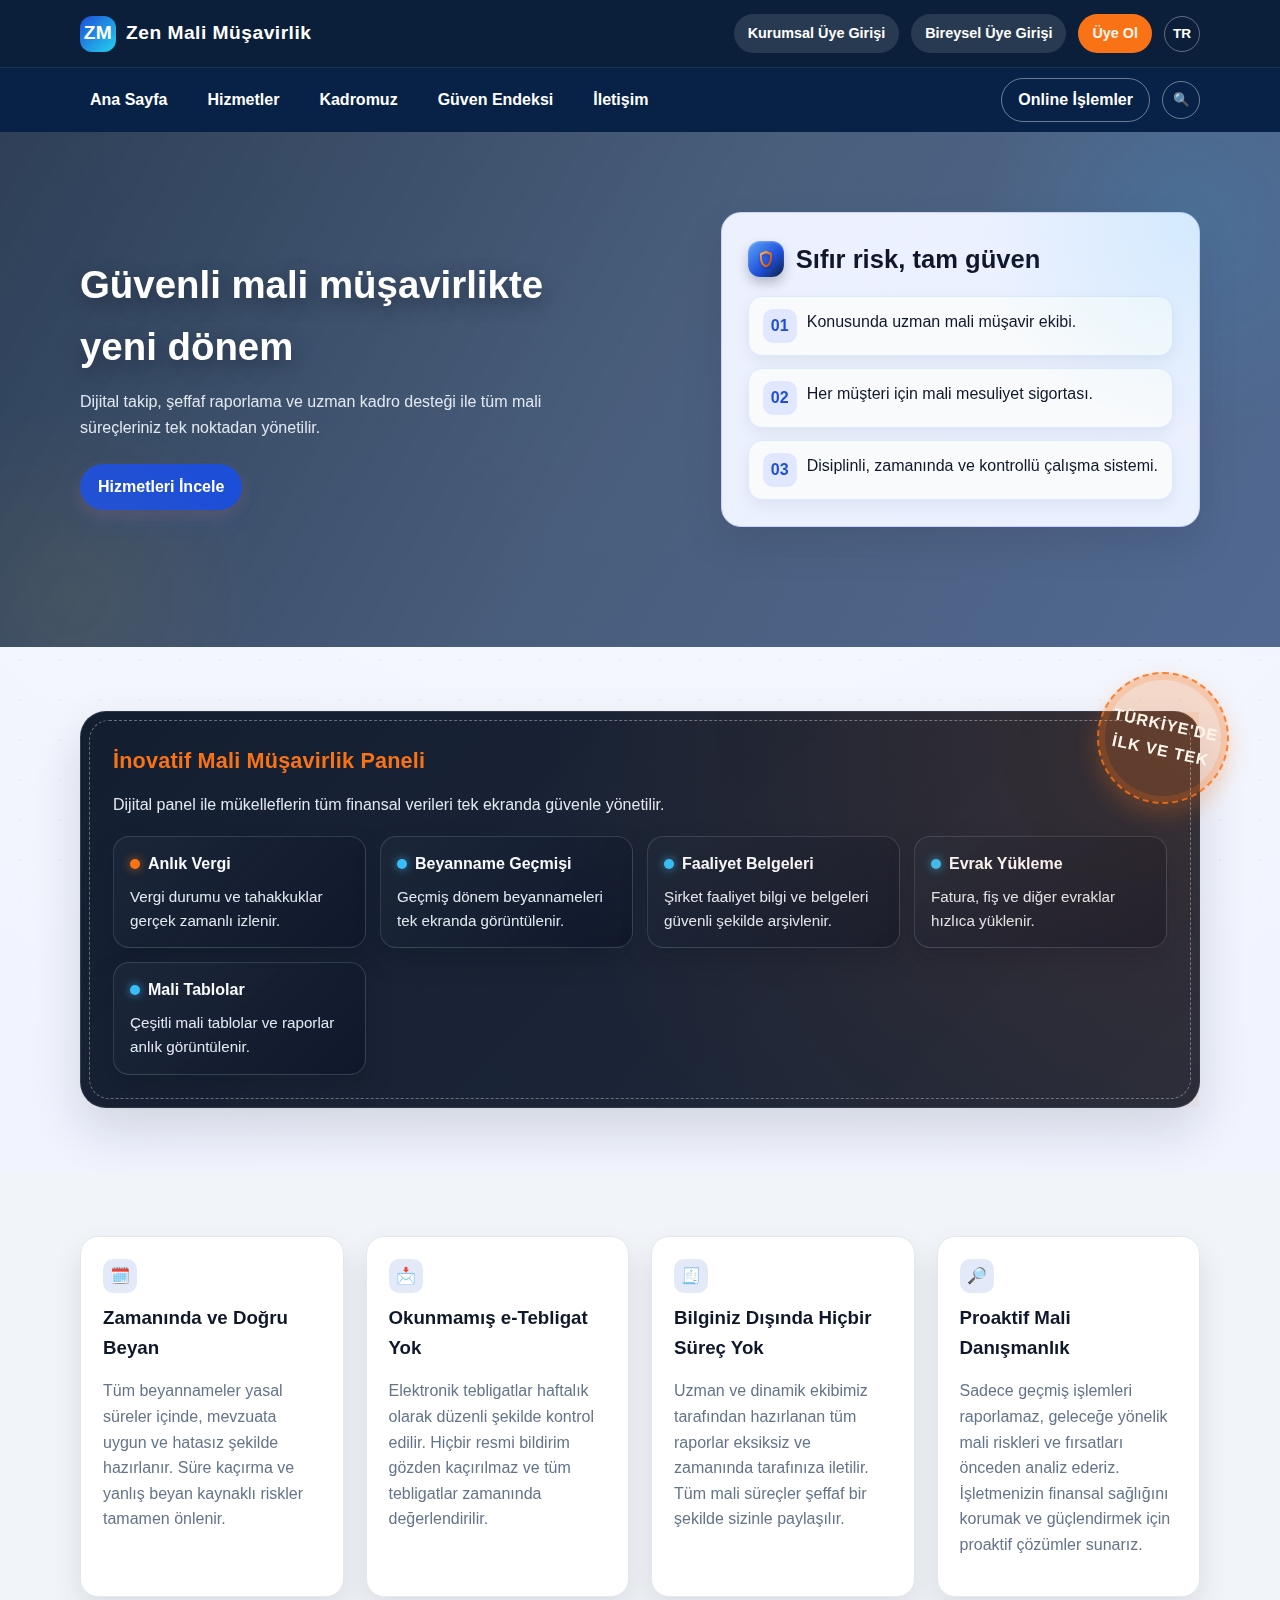
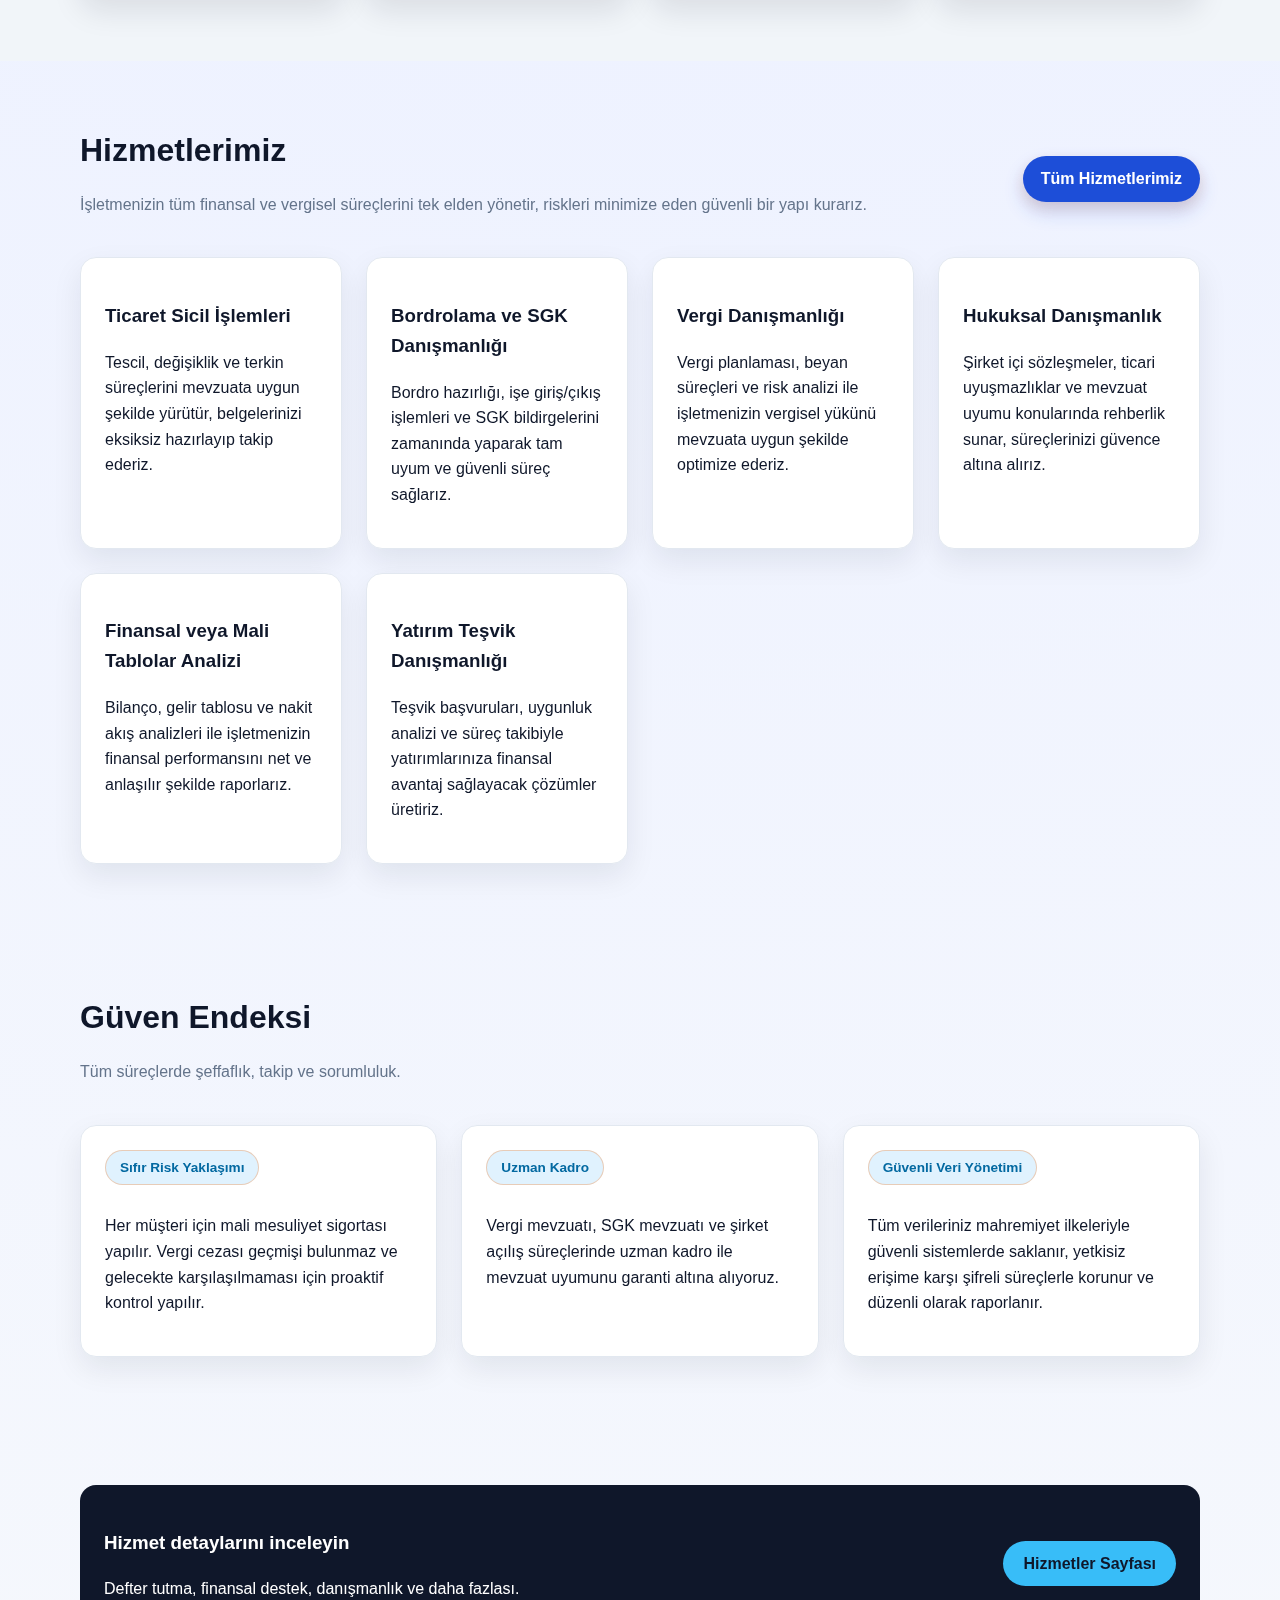
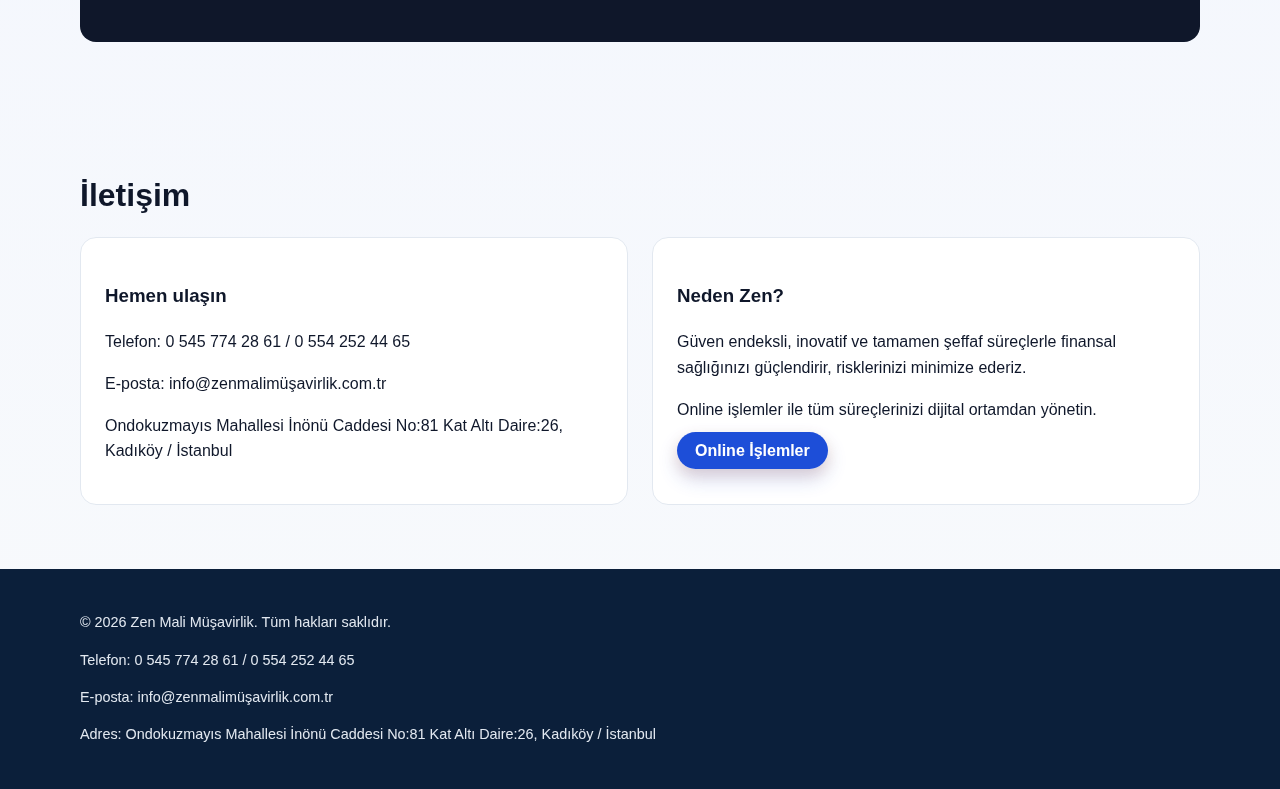
<file: index.html>
<!doctype html>
<html lang="tr">
  <head>
    <meta charset="utf-8" />
    <meta name="viewport" content="width=device-width, initial-scale=1" />
    <title>Zen Mali Müşavirlik | Güven Endeksli Mali Müşavirlik</title>
    <link rel="stylesheet" href="styles.css" />
  </head>
  <body>
    <header class="site-header">
      <div class="container header-top">
        <div class="logo">
          <span class="logo-badge">ZM</span>
          Zen Mali Müşavirlik
        </div>
        <div class="header-actions">
          <a class="header-chip" href="online-islemler.html">Kurumsal Üye Girişi</a>
          <a class="header-chip" href="online-islemler.html">Bireysel Üye Girişi</a>
          <a class="header-chip header-chip-primary" href="online-islemler.html">Üye Ol</a>
          <span class="header-lang">TR</span>
        </div>
      </div>
      <div class="header-nav">
        <div class="container nav-bar">
          <div class="nav-menu">
            <a href="index.html">Ana Sayfa</a>
            <a href="services.html">Hizmetler</a>
            <a href="kadromuz.html">Kadromuz</a>
            <a href="#guven-endeksi">Güven Endeksi</a>
            <a href="#iletisim">İletişim</a>
          </div>
          <div class="nav-actions">
            <a class="nav-pill" href="online-islemler.html">Online İşlemler</a>
            <button class="nav-search" type="button" aria-label="Ara">🔍</button>
          </div>
        </div>
      </div>
    </header>

    <section class="hero hero-banner">
      <div class="container hero-split">
        <div class="hero-copy">
          <h1>Güvenli mali müşavirlikte yeni dönem</h1>
          <p>
            Dijital takip, şeffaf raporlama ve uzman kadro desteği ile tüm mali süreçleriniz
            tek noktadan yönetilir.
          </p>
          <div class="hero-actions">
            <a class="cta-button" href="services.html">Hizmetleri İncele</a>
          </div>
        </div>
        <div class="trust-box hero-trust">
          <h2 class="trust-title">
            <span class="shield-icon">
              <svg viewBox="0 0 24 24" width="20" height="20" aria-hidden="true">
                <defs>
                  <linearGradient id="shieldGradient" x1="0" y1="0" x2="1" y2="1">
                    <stop offset="0%" stop-color="#fdba74" />
                    <stop offset="50%" stop-color="#f97316" />
                    <stop offset="100%" stop-color="#c2410c" />
                  </linearGradient>
                  <filter id="shieldShadow" x="-20%" y="-20%" width="140%" height="140%">
                    <feDropShadow dx="0" dy="2" stdDeviation="2" flood-color="#0f172a" flood-opacity="0.35" />
                  </filter>
                </defs>
                <path
                  fill="url(#shieldGradient)"
                  filter="url(#shieldShadow)"
                  d="M12 2l7 3v6c0 5.25-3.2 9.9-7 11-3.8-1.1-7-5.75-7-11V5l7-3zm0 3.1L7 6.9v4.1c0 4.1 2.5 7.4 5 8.5 2.5-1.1 5-4.4 5-8.5V6.9l-5-1.8z"
                />
              </svg>
            </span>
            Sıfır risk, tam güven
          </h2>
          <ul class="trust-points">
            <li>
              <span class="icon-badge">01</span>
              <div>Konusunda uzman mali müşavir ekibi.</div>
            </li>
            <li>
              <span class="icon-badge">02</span>
              <div>Her müşteri için mali mesuliyet sigortası.</div>
            </li>
            <li>
              <span class="icon-badge">03</span>
              <div>Disiplinli, zamanında ve kontrollü çalışma sistemi.</div>
            </li>
          </ul>
        </div>
      </div>
    </section>


    <section class="section">
      <div class="container">
        <div class="hero-visual shadow-soft">
          <div class="panel-header">
            <h3>İnovatif Mali Müşavirlik Paneli</h3>
            <p class="panel-sub">
              Dijital panel ile mükelleflerin tüm finansal verileri tek ekranda güvenle
              yönetilir.
            </p>
          </div>
          <div class="stamp"><span>Türkiye'de<br />ilk ve tek</span></div>
          <div class="panel-grid">
            <div class="panel-item">
              <div class="panel-tag orange">Anlık Vergi</div>
              <p>Vergi durumu ve tahakkuklar gerçek zamanlı izlenir.</p>
            </div>
            <div class="panel-item">
              <div class="panel-tag">Beyanname Geçmişi</div>
              <p>Geçmiş dönem beyannameleri tek ekranda görüntülenir.</p>
            </div>
            <div class="panel-item">
              <div class="panel-tag">Faaliyet Belgeleri</div>
              <p>Şirket faaliyet bilgi ve belgeleri güvenli şekilde arşivlenir.</p>
            </div>
            <div class="panel-item">
              <div class="panel-tag">Evrak Yükleme</div>
              <p>Fatura, fiş ve diğer evraklar hızlıca yüklenir.</p>
            </div>
            <div class="panel-item">
              <div class="panel-tag">Mali Tablolar</div>
              <p>Çeşitli mali tablolar ve raporlar anlık görüntülenir.</p>
            </div>
          </div>
        </div>
      </div>
    </section>

    <section class="section section-alt">
      <div class="container">
        <div class="penalty-grid">
          <div class="penalty-card">
            <div class="icon-badge">🗓️</div>
            <h3>Zamanında ve Doğru Beyan</h3>
            <p class="muted">
              Tüm beyannameler yasal süreler içinde, mevzuata uygun ve hatasız şekilde
              hazırlanır. Süre kaçırma ve yanlış beyan kaynaklı riskler tamamen önlenir.
            </p>
          </div>
          <div class="penalty-card">
            <div class="icon-badge">📩</div>
            <h3>Okunmamış e-Tebligat Yok</h3>
            <p class="muted">
              Elektronik tebligatlar haftalık olarak düzenli şekilde kontrol edilir.
              Hiçbir resmi bildirim gözden kaçırılmaz ve tüm tebligatlar zamanında
              değerlendirilir.
            </p>
          </div>
          <div class="penalty-card">
            <div class="icon-badge">🧾</div>
            <h3>Bilginiz Dışında Hiçbir Süreç Yok</h3>
            <p class="muted">
              Uzman ve dinamik ekibimiz tarafından hazırlanan tüm raporlar eksiksiz ve
              zamanında tarafınıza iletilir. Tüm mali süreçler şeffaf bir şekilde
              sizinle paylaşılır.
            </p>
          </div>
          <div class="penalty-card">
            <div class="icon-badge">🔎</div>
            <h3>Proaktif Mali Danışmanlık</h3>
            <p class="muted">
              Sadece geçmiş işlemleri raporlamaz, geleceğe yönelik mali riskleri ve
              fırsatları önceden analiz ederiz. İşletmenizin finansal sağlığını korumak
              ve güçlendirmek için proaktif çözümler sunarız.
            </p>
          </div>
        </div>
      </div>
    </section>

    <section class="section">
      <div class="container">
        <div class="section-header">
          <div>
            <h2 class="section-title">Hizmetlerimiz</h2>
            <p class="muted">
              İşletmenizin tüm finansal ve vergisel süreçlerini tek elden yönetir, riskleri
              minimize eden güvenli bir yapı kurarız.
            </p>
          </div>
          <a class="cta-button" href="services.html">Tüm Hizmetlerimiz</a>
        </div>
        <div class="grid">
          <div class="card">
            <h3>Ticaret Sicil İşlemleri</h3>
            <p>
              Tescil, değişiklik ve terkin süreçlerini mevzuata uygun şekilde yürütür,
              belgelerinizi eksiksiz hazırlayıp takip ederiz.
            </p>
          </div>
          <div class="card">
            <h3>Bordrolama ve SGK Danışmanlığı</h3>
            <p>
              Bordro hazırlığı, işe giriş/çıkış işlemleri ve SGK bildirgelerini zamanında
              yaparak tam uyum ve güvenli süreç sağlarız.
            </p>
          </div>
          <div class="card">
            <h3>Vergi Danışmanlığı</h3>
            <p>
              Vergi planlaması, beyan süreçleri ve risk analizi ile işletmenizin vergisel
              yükünü mevzuata uygun şekilde optimize ederiz.
            </p>
          </div>
          <div class="card">
            <h3>Hukuksal Danışmanlık</h3>
            <p>
              Şirket içi sözleşmeler, ticari uyuşmazlıklar ve mevzuat uyumu konularında
              rehberlik sunar, süreçlerinizi güvence altına alırız.
            </p>
          </div>
          <div class="card">
            <h3>Finansal veya Mali Tablolar Analizi</h3>
            <p>
              Bilanço, gelir tablosu ve nakit akış analizleri ile işletmenizin finansal
              performansını net ve anlaşılır şekilde raporlarız.
            </p>
          </div>
          <div class="card">
            <h3>Yatırım Teşvik Danışmanlığı</h3>
            <p>
              Teşvik başvuruları, uygunluk analizi ve süreç takibiyle yatırımlarınıza
              finansal avantaj sağlayacak çözümler üretiriz.
            </p>
          </div>
        </div>
      </div>
    </section>

    <section class="section" id="guven-endeksi">
      <div class="container">
        <div class="section-header">
          <div>
            <h2 class="section-title">Güven Endeksi</h2>
            <p class="muted">Tüm süreçlerde şeffaflık, takip ve sorumluluk.</p>
          </div>
        </div>
        <div class="grid">
          <div class="card">
            <div class="badge">Sıfır Risk Yaklaşımı</div>
            <p>
              Her müşteri için mali mesuliyet sigortası yapılır. Vergi cezası geçmişi
              bulunmaz ve gelecekte karşılaşılmaması için proaktif kontrol yapılır.
            </p>
          </div>
          <div class="card">
            <div class="badge">Uzman Kadro</div>
            <p>
              Vergi mevzuatı, SGK mevzuatı ve şirket açılış süreçlerinde uzman kadro ile
              mevzuat uyumunu garanti altına alıyoruz.
            </p>
          </div>
          <div class="card">
            <div class="badge">Güvenli Veri Yönetimi</div>
            <p>
              Tüm verileriniz mahremiyet ilkeleriyle güvenli sistemlerde saklanır, yetkisiz
              erişime karşı şifreli süreçlerle korunur ve düzenli olarak raporlanır.
            </p>
          </div>
        </div>
      </div>
    </section>
    <section class="section">
      <div class="container">
        <div class="cta-block">
          <div>
            <h3>Hizmet detaylarını inceleyin</h3>
            <p>Defter tutma, finansal destek, danışmanlık ve daha fazlası.</p>
          </div>
          <a href="services.html">Hizmetler Sayfası</a>
        </div>
      </div>
    </section>

    <section class="section" id="iletisim">
      <div class="container">
        <h2 class="section-title">İletişim</h2>
        <div class="grid">
          <div class="contact-box">
            <h3>Hemen ulaşın</h3>
            <p>Telefon: 0 545 774 28 61 / 0 554 252 44 65</p>
            <p>E-posta: info@zenmalimüşavirlik.com.tr</p>
            <p>
              Ondokuzmayıs Mahallesi İnönü Caddesi No:81 Kat Altı Daire:26, Kadıköy
              / İstanbul
            </p>
          </div>
          <div class="contact-box">
            <h3>Neden Zen?</h3>
            <p>
              Güven endeksli, inovatif ve tamamen şeffaf süreçlerle finansal sağlığınızı
              güçlendirir, risklerinizi minimize ederiz.
            </p>
            <p>Online işlemler ile tüm süreçlerinizi dijital ortamdan yönetin.</p>
            <a class="cta-button" href="online-islemler.html">Online İşlemler</a>
          </div>
        </div>
      </div>
    </section>

    <footer class="footer">
      <div class="container">
        <p>© 2026 Zen Mali Müşavirlik. Tüm hakları saklıdır.</p>
        <p>Telefon: 0 545 774 28 61 / 0 554 252 44 65</p>
        <p>E-posta: info@zenmalimüşavirlik.com.tr</p>
        <p>Adres: Ondokuzmayıs Mahallesi İnönü Caddesi No:81 Kat Altı Daire:26, Kadıköy / İstanbul</p>
      </div>
    </footer>
  </body>
</html>
</file>
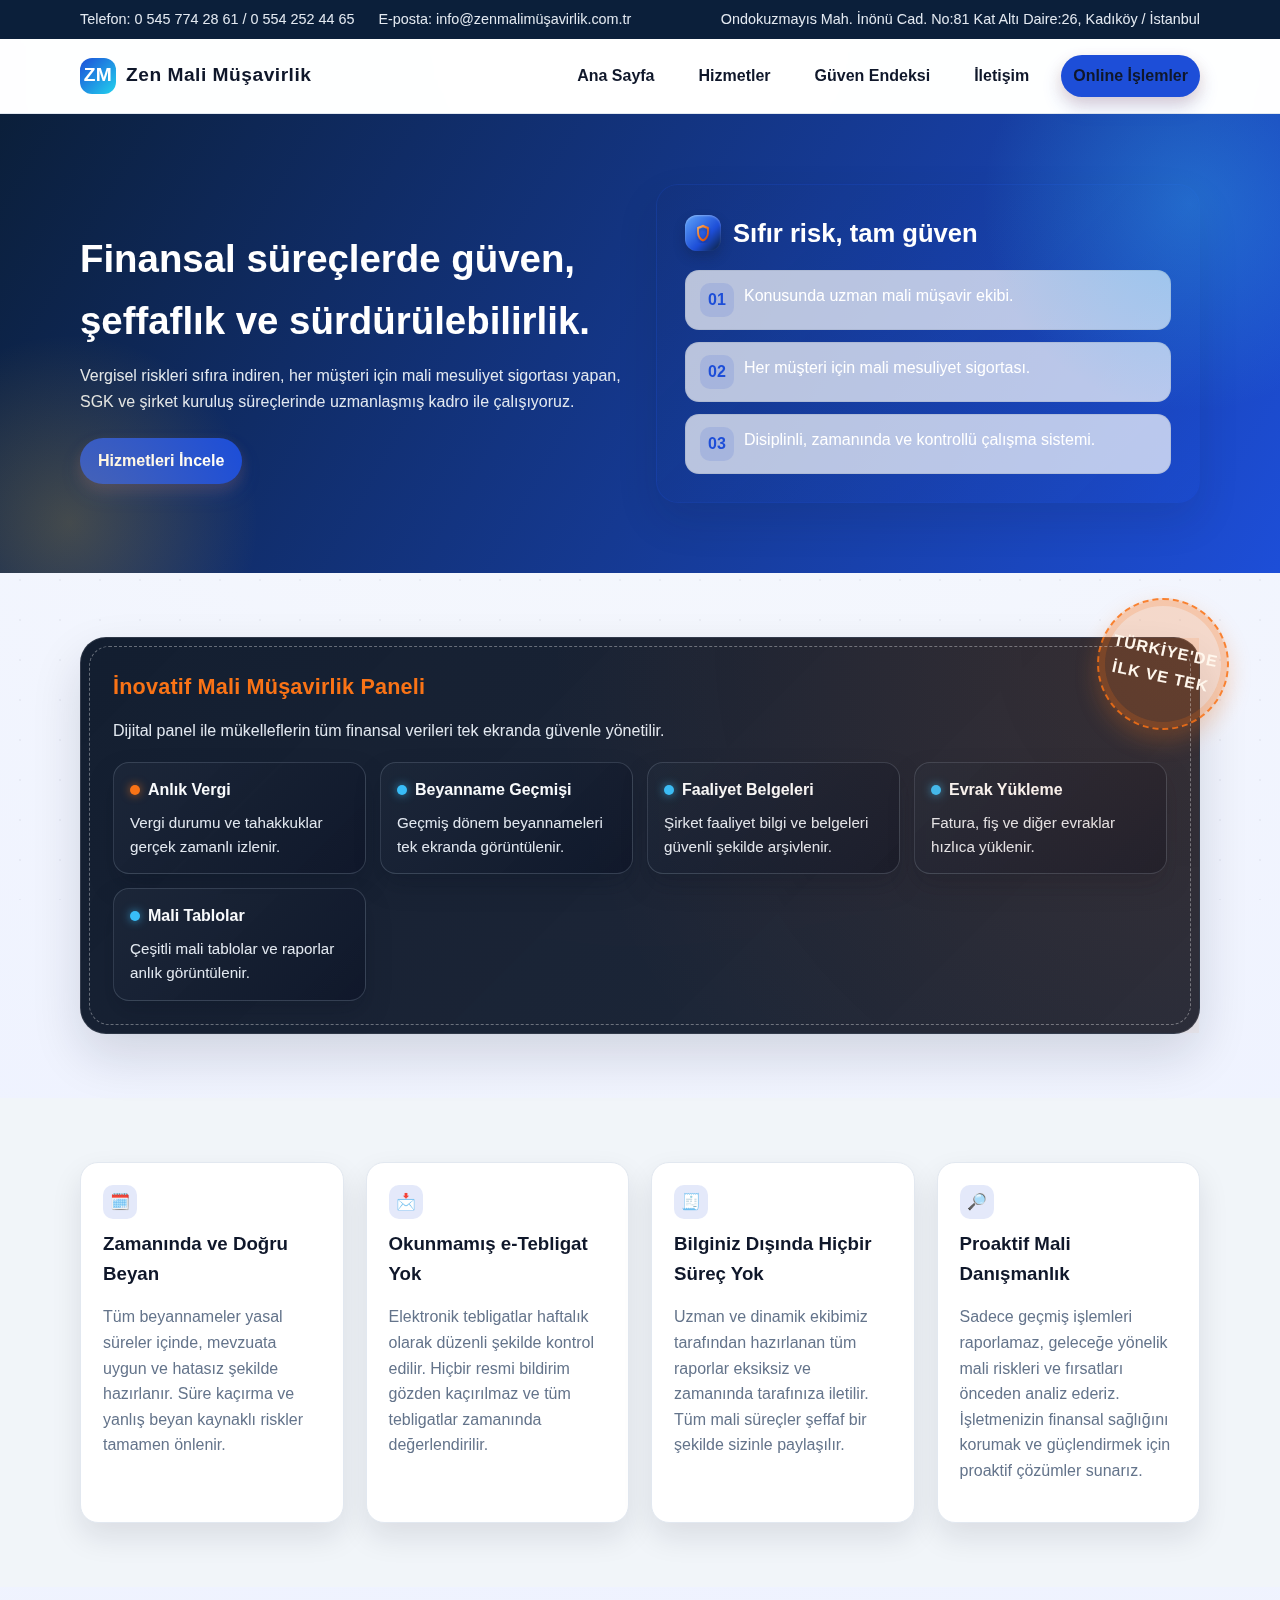
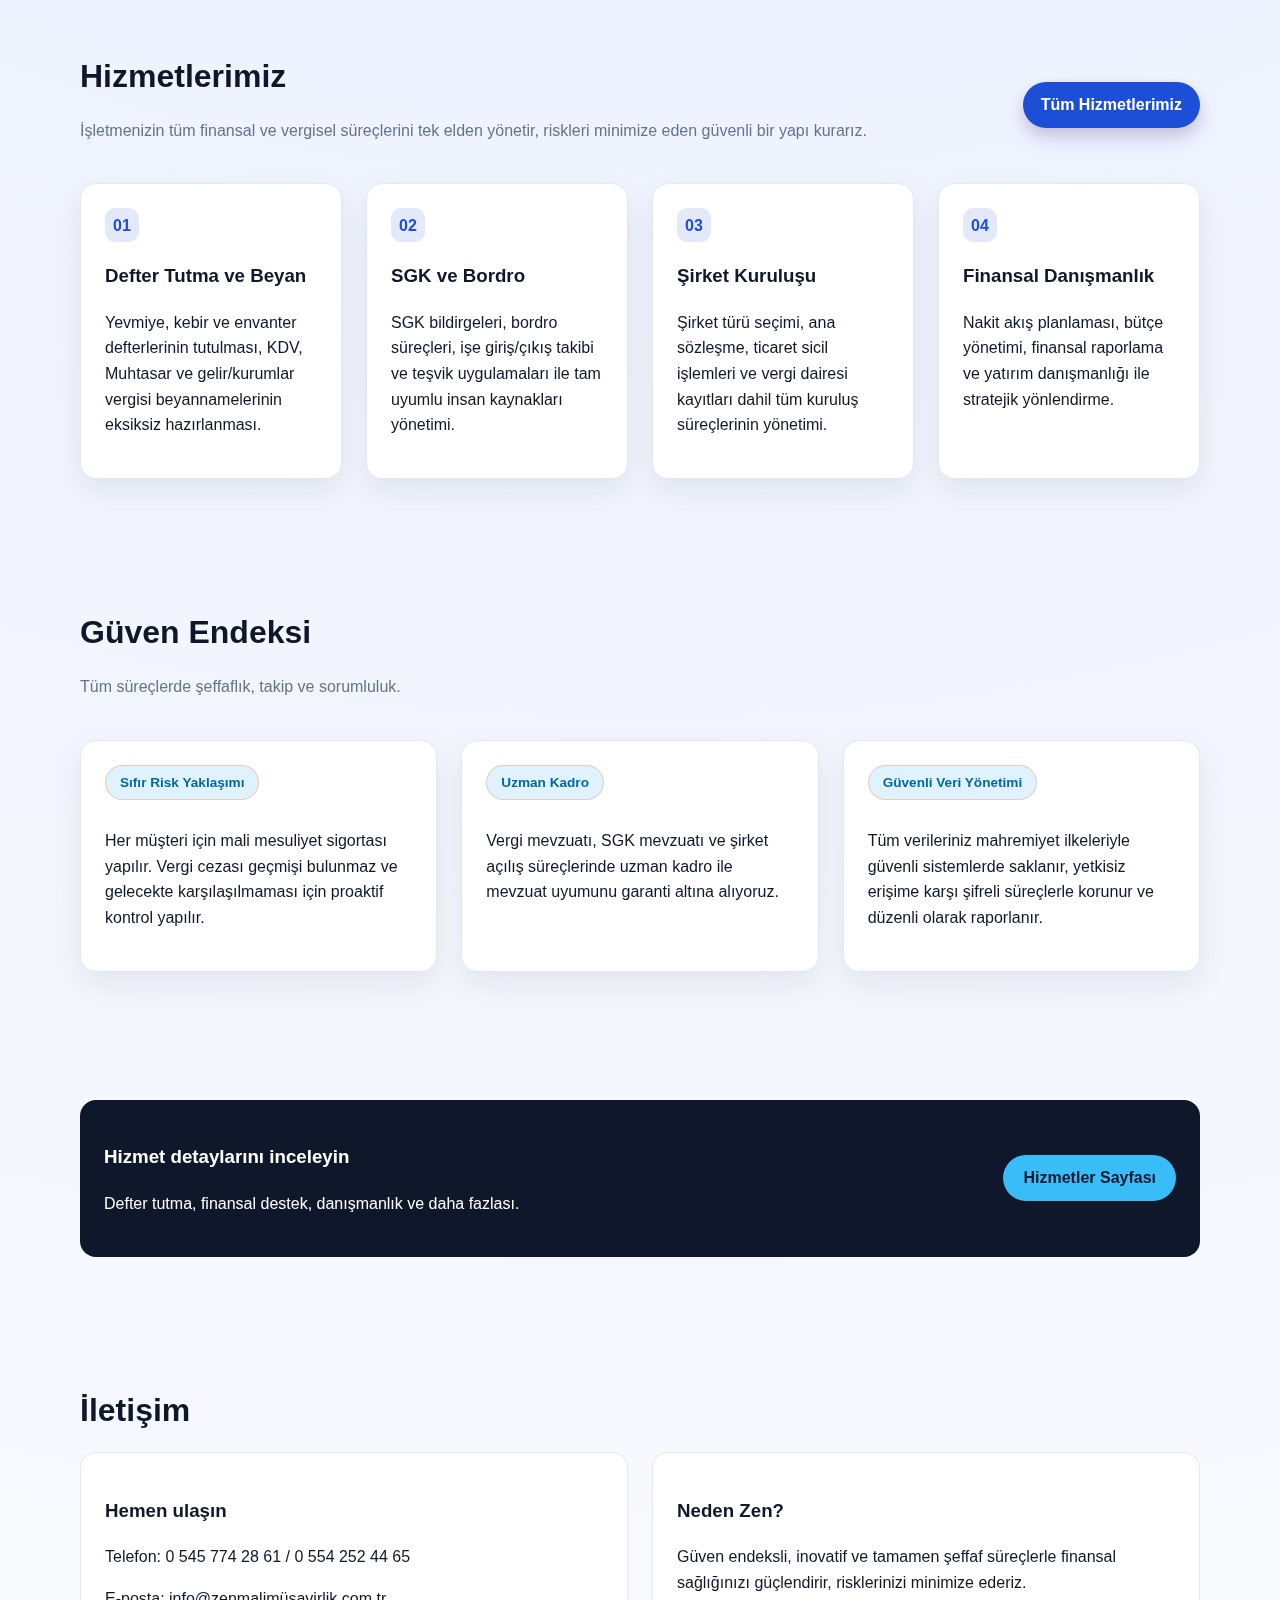
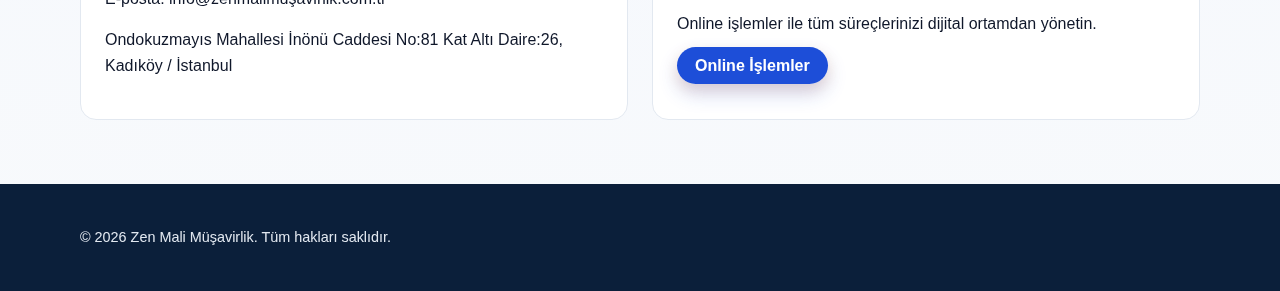
<file: designs/tasarim-1/index.html>
<!doctype html>
<html lang="tr">
  <head>
    <meta charset="utf-8" />
    <meta name="viewport" content="width=device-width, initial-scale=1" />
    <title>Zen Mali Müşavirlik | Güven Endeksli Mali Müşavirlik</title>
    <link rel="stylesheet" href="styles.css" />
  </head>
  <body>
    <div class="top-bar">
      <div class="container">
        <div class="info-group">
          <span>Telefon: 0 545 774 28 61 / 0 554 252 44 65</span>
          <span>E-posta: info@zenmalimüşavirlik.com.tr</span>
        </div>
        <span>Ondokuzmayıs Mah. İnönü Cad. No:81 Kat Altı Daire:26, Kadıköy / İstanbul</span>
      </div>
    </div>

    <header>
      <div class="container">
        <nav>
          <div class="logo">
            <span class="logo-badge">ZM</span>
            Zen Mali Müşavirlik
          </div>
          <div class="nav-links">
            <a href="index.html">Ana Sayfa</a>
            <a href="services.html">Hizmetler</a>
            <a href="#guven-endeksi">Güven Endeksi</a>
            <a href="#iletisim">İletişim</a>
            <a class="cta-button" href="online-islemler.html">Online İşlemler</a>
          </div>
        </nav>
      </div>
    </header>

    <section class="hero">
      <div class="container hero-content">
        <div>
          <h1>Finansal süreçlerde güven, şeffaflık ve sürdürülebilirlik.</h1>
          <p>
            Vergisel riskleri sıfıra indiren, her müşteri için mali mesuliyet sigortası
            yapan, SGK ve şirket kuruluş süreçlerinde uzmanlaşmış kadro ile çalışıyoruz.
          </p>
          <div class="hero-actions">
            <a class="cta-button" href="services.html">Hizmetleri İncele</a>
          </div>
        </div>
        <div class="trust-box">
          <h2 class="trust-title">
            <span class="shield-icon">
              <svg viewBox="0 0 24 24" width="20" height="20" aria-hidden="true">
                <defs>
                  <linearGradient id="shieldGradient" x1="0" y1="0" x2="1" y2="1">
                    <stop offset="0%" stop-color="#fdba74" />
                    <stop offset="50%" stop-color="#f97316" />
                    <stop offset="100%" stop-color="#c2410c" />
                  </linearGradient>
                  <filter id="shieldShadow" x="-20%" y="-20%" width="140%" height="140%">
                    <feDropShadow dx="0" dy="2" stdDeviation="2" flood-color="#0f172a" flood-opacity="0.35" />
                  </filter>
                </defs>
                <path
                  fill="url(#shieldGradient)"
                  filter="url(#shieldShadow)"
                  d="M12 2l7 3v6c0 5.25-3.2 9.9-7 11-3.8-1.1-7-5.75-7-11V5l7-3zm0 3.1L7 6.9v4.1c0 4.1 2.5 7.4 5 8.5 2.5-1.1 5-4.4 5-8.5V6.9l-5-1.8z"
                />
              </svg>
            </span>
            Sıfır risk, tam güven
          </h2>
          <ul class="trust-points">
            <li>
              <span class="icon-badge">01</span>
              <div>Konusunda uzman mali müşavir ekibi.</div>
            </li>
            <li>
              <span class="icon-badge">02</span>
              <div>Her müşteri için mali mesuliyet sigortası.</div>
            </li>
            <li>
              <span class="icon-badge">03</span>
              <div>Disiplinli, zamanında ve kontrollü çalışma sistemi.</div>
            </li>
          </ul>
        </div>
      </div>
    </section>

    <section class="section">
      <div class="container">
        <div class="hero-visual shadow-soft">
          <div class="panel-header">
            <h3>İnovatif Mali Müşavirlik Paneli</h3>
            <p class="panel-sub">
              Dijital panel ile mükelleflerin tüm finansal verileri tek ekranda güvenle
              yönetilir.
            </p>
          </div>
          <div class="stamp"><span>Türkiye'de<br />ilk ve tek</span></div>
          <div class="panel-grid">
            <div class="panel-item">
              <div class="panel-tag orange">Anlık Vergi</div>
              <p>Vergi durumu ve tahakkuklar gerçek zamanlı izlenir.</p>
            </div>
            <div class="panel-item">
              <div class="panel-tag">Beyanname Geçmişi</div>
              <p>Geçmiş dönem beyannameleri tek ekranda görüntülenir.</p>
            </div>
            <div class="panel-item">
              <div class="panel-tag">Faaliyet Belgeleri</div>
              <p>Şirket faaliyet bilgi ve belgeleri güvenli şekilde arşivlenir.</p>
            </div>
            <div class="panel-item">
              <div class="panel-tag">Evrak Yükleme</div>
              <p>Fatura, fiş ve diğer evraklar hızlıca yüklenir.</p>
            </div>
            <div class="panel-item">
              <div class="panel-tag">Mali Tablolar</div>
              <p>Çeşitli mali tablolar ve raporlar anlık görüntülenir.</p>
            </div>
          </div>
        </div>
      </div>
    </section>

    <section class="section section-alt">
      <div class="container">
        <div class="penalty-grid">
          <div class="penalty-card">
            <div class="icon-badge">🗓️</div>
            <h3>Zamanında ve Doğru Beyan</h3>
            <p class="muted">
              Tüm beyannameler yasal süreler içinde, mevzuata uygun ve hatasız şekilde
              hazırlanır. Süre kaçırma ve yanlış beyan kaynaklı riskler tamamen önlenir.
            </p>
          </div>
          <div class="penalty-card">
            <div class="icon-badge">📩</div>
            <h3>Okunmamış e-Tebligat Yok</h3>
            <p class="muted">
              Elektronik tebligatlar haftalık olarak düzenli şekilde kontrol edilir.
              Hiçbir resmi bildirim gözden kaçırılmaz ve tüm tebligatlar zamanında
              değerlendirilir.
            </p>
          </div>
          <div class="penalty-card">
            <div class="icon-badge">🧾</div>
            <h3>Bilginiz Dışında Hiçbir Süreç Yok</h3>
            <p class="muted">
              Uzman ve dinamik ekibimiz tarafından hazırlanan tüm raporlar eksiksiz ve
              zamanında tarafınıza iletilir. Tüm mali süreçler şeffaf bir şekilde
              sizinle paylaşılır.
            </p>
          </div>
          <div class="penalty-card">
            <div class="icon-badge">🔎</div>
            <h3>Proaktif Mali Danışmanlık</h3>
            <p class="muted">
              Sadece geçmiş işlemleri raporlamaz, geleceğe yönelik mali riskleri ve
              fırsatları önceden analiz ederiz. İşletmenizin finansal sağlığını korumak
              ve güçlendirmek için proaktif çözümler sunarız.
            </p>
          </div>
        </div>
      </div>
    </section>

    <section class="section">
      <div class="container">
        <div class="section-header">
          <div>
            <h2 class="section-title">Hizmetlerimiz</h2>
            <p class="muted">
              İşletmenizin tüm finansal ve vergisel süreçlerini tek elden yönetir, riskleri
              minimize eden güvenli bir yapı kurarız.
            </p>
          </div>
          <a class="cta-button" href="services.html">Tüm Hizmetlerimiz</a>
        </div>
        <div class="grid">
          <div class="card">
            <div class="icon-badge">01</div>
            <h3>Defter Tutma ve Beyan</h3>
            <p>
              Yevmiye, kebir ve envanter defterlerinin tutulması, KDV, Muhtasar ve
              gelir/kurumlar vergisi beyannamelerinin eksiksiz hazırlanması.
            </p>
          </div>
          <div class="card">
            <div class="icon-badge">02</div>
            <h3>SGK ve Bordro</h3>
            <p>
              SGK bildirgeleri, bordro süreçleri, işe giriş/çıkış takibi ve teşvik
              uygulamaları ile tam uyumlu insan kaynakları yönetimi.
            </p>
          </div>
          <div class="card">
            <div class="icon-badge">03</div>
            <h3>Şirket Kuruluşu</h3>
            <p>
              Şirket türü seçimi, ana sözleşme, ticaret sicil işlemleri ve vergi dairesi
              kayıtları dahil tüm kuruluş süreçlerinin yönetimi.
            </p>
          </div>
          <div class="card">
            <div class="icon-badge">04</div>
            <h3>Finansal Danışmanlık</h3>
            <p>
              Nakit akış planlaması, bütçe yönetimi, finansal raporlama ve yatırım
              danışmanlığı ile stratejik yönlendirme.
            </p>
          </div>
        </div>
      </div>
    </section>

    <section class="section" id="guven-endeksi">
      <div class="container">
        <div class="section-header">
          <div>
            <h2 class="section-title">Güven Endeksi</h2>
            <p class="muted">Tüm süreçlerde şeffaflık, takip ve sorumluluk.</p>
          </div>
        </div>
        <div class="grid">
          <div class="card">
            <div class="badge">Sıfır Risk Yaklaşımı</div>
            <p>
              Her müşteri için mali mesuliyet sigortası yapılır. Vergi cezası geçmişi
              bulunmaz ve gelecekte karşılaşılmaması için proaktif kontrol yapılır.
            </p>
          </div>
          <div class="card">
            <div class="badge">Uzman Kadro</div>
            <p>
              Vergi mevzuatı, SGK mevzuatı ve şirket açılış süreçlerinde uzman kadro ile
              mevzuat uyumunu garanti altına alıyoruz.
            </p>
          </div>
          <div class="card">
            <div class="badge">Güvenli Veri Yönetimi</div>
            <p>
              Tüm verileriniz mahremiyet ilkeleriyle güvenli sistemlerde saklanır, yetkisiz
              erişime karşı şifreli süreçlerle korunur ve düzenli olarak raporlanır.
            </p>
          </div>
        </div>
      </div>
    </section>
    <section class="section">
      <div class="container">
        <div class="cta-block">
          <div>
            <h3>Hizmet detaylarını inceleyin</h3>
            <p>Defter tutma, finansal destek, danışmanlık ve daha fazlası.</p>
          </div>
          <a href="services.html">Hizmetler Sayfası</a>
        </div>
      </div>
    </section>

    <section class="section" id="iletisim">
      <div class="container">
        <h2 class="section-title">İletişim</h2>
        <div class="grid">
          <div class="contact-box">
            <h3>Hemen ulaşın</h3>
            <p>Telefon: 0 545 774 28 61 / 0 554 252 44 65</p>
            <p>E-posta: info@zenmalimüşavirlik.com.tr</p>
            <p>
              Ondokuzmayıs Mahallesi İnönü Caddesi No:81 Kat Altı Daire:26, Kadıköy
              / İstanbul
            </p>
          </div>
          <div class="contact-box">
            <h3>Neden Zen?</h3>
            <p>
              Güven endeksli, inovatif ve tamamen şeffaf süreçlerle finansal sağlığınızı
              güçlendirir, risklerinizi minimize ederiz.
            </p>
            <p>Online işlemler ile tüm süreçlerinizi dijital ortamdan yönetin.</p>
            <a class="cta-button" href="online-islemler.html">Online İşlemler</a>
          </div>
        </div>
      </div>
    </section>

    <footer class="footer">
      <div class="container">
        <p>© 2026 Zen Mali Müşavirlik. Tüm hakları saklıdır.</p>
      </div>
    </footer>
  </body>
</html>
</file>
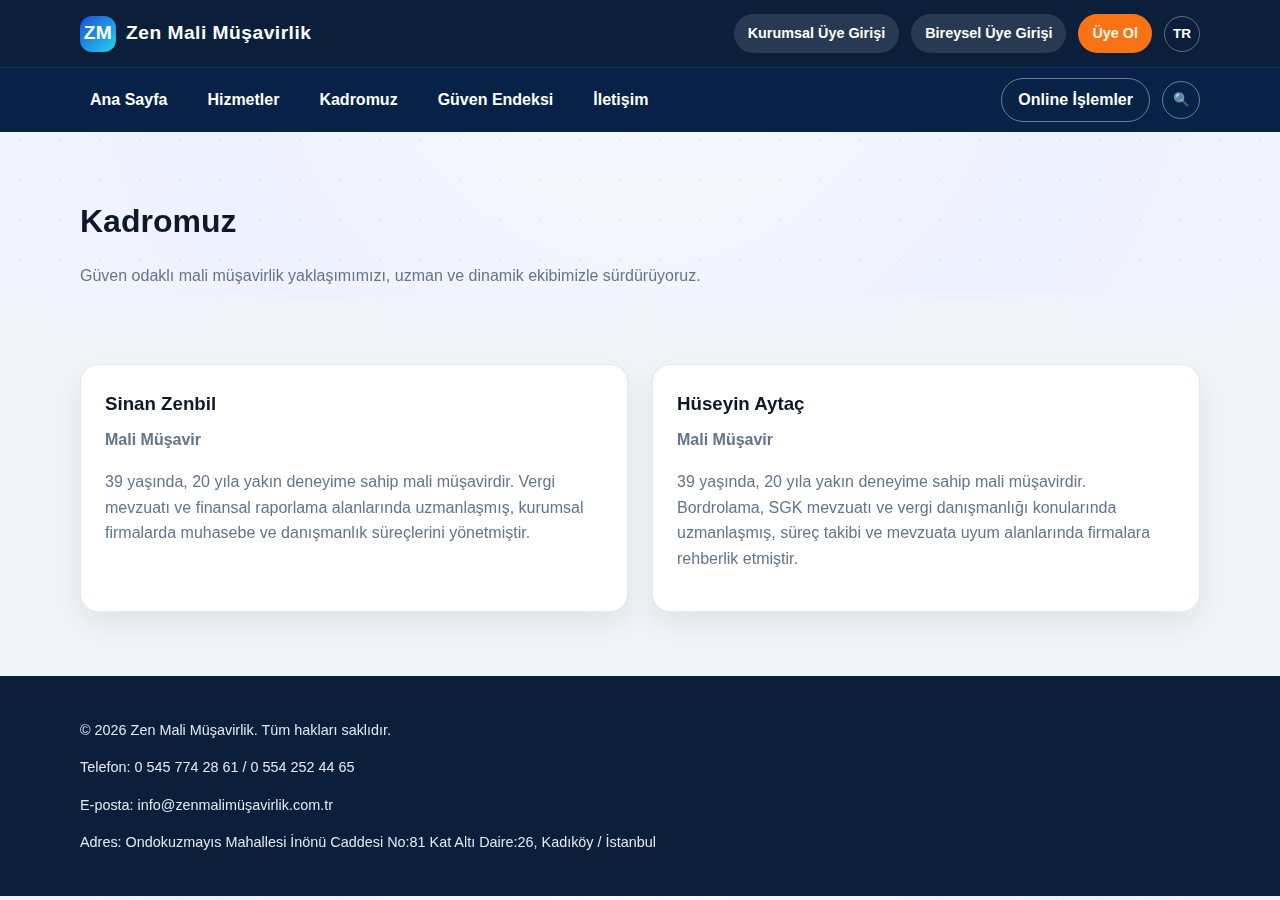
<file: kadromuz.html>
<!doctype html>
<html lang="tr">
  <head>
    <meta charset="utf-8" />
    <meta name="viewport" content="width=device-width, initial-scale=1" />
    <title>Kadromuz | Zen Mali Müşavirlik</title>
    <link rel="stylesheet" href="styles.css" />
  </head>
  <body>
    <header class="site-header">
      <div class="container header-top">
        <div class="logo">
          <span class="logo-badge">ZM</span>
          Zen Mali Müşavirlik
        </div>
        <div class="header-actions">
          <a class="header-chip" href="online-islemler.html">Kurumsal Üye Girişi</a>
          <a class="header-chip" href="online-islemler.html">Bireysel Üye Girişi</a>
          <a class="header-chip header-chip-primary" href="online-islemler.html">Üye Ol</a>
          <span class="header-lang">TR</span>
        </div>
      </div>
      <div class="header-nav">
        <div class="container nav-bar">
          <div class="nav-menu">
            <a href="index.html">Ana Sayfa</a>
            <a href="services.html">Hizmetler</a>
            <a href="kadromuz.html">Kadromuz</a>
            <a href="index.html#guven-endeksi">Güven Endeksi</a>
            <a href="index.html#iletisim">İletişim</a>
          </div>
          <div class="nav-actions">
            <a class="nav-pill" href="online-islemler.html">Online İşlemler</a>
            <button class="nav-search" type="button" aria-label="Ara">🔍</button>
          </div>
        </div>
      </div>
    </header>

    <section class="section section-tight">
      <div class="container">
        <h1 class="section-title">Kadromuz</h1>
        <p class="muted">
          Güven odaklı mali müşavirlik yaklaşımımızı, uzman ve dinamik ekibimizle
          sürdürüyoruz.
        </p>
      </div>
    </section>

    <section class="section section-alt">
      <div class="container team-grid">
        <div class="team-card">
          <h3>Sinan Zenbil</h3>
          <div class="team-meta">Mali Müşavir</div>
          <p class="muted">
            39 yaşında, 20 yıla yakın deneyime sahip mali müşavirdir. Vergi mevzuatı ve
            finansal raporlama alanlarında uzmanlaşmış, kurumsal firmalarda muhasebe ve
            danışmanlık süreçlerini yönetmiştir.
          </p>
        </div>
        <div class="team-card">
          <h3>Hüseyin Aytaç</h3>
          <div class="team-meta">Mali Müşavir</div>
          <p class="muted">
            39 yaşında, 20 yıla yakın deneyime sahip mali müşavirdir. Bordrolama, SGK
            mevzuatı ve vergi danışmanlığı konularında uzmanlaşmış, süreç takibi ve mevzuata
            uyum alanlarında firmalara rehberlik etmiştir.
          </p>
        </div>
      </div>
    </section>

    <footer class="footer">
      <div class="container">
        <p>© 2026 Zen Mali Müşavirlik. Tüm hakları saklıdır.</p>
        <p>Telefon: 0 545 774 28 61 / 0 554 252 44 65</p>
        <p>E-posta: info@zenmalimüşavirlik.com.tr</p>
        <p>Adres: Ondokuzmayıs Mahallesi İnönü Caddesi No:81 Kat Altı Daire:26, Kadıköy / İstanbul</p>
      </div>
    </footer>
  </body>
</html>
</file>
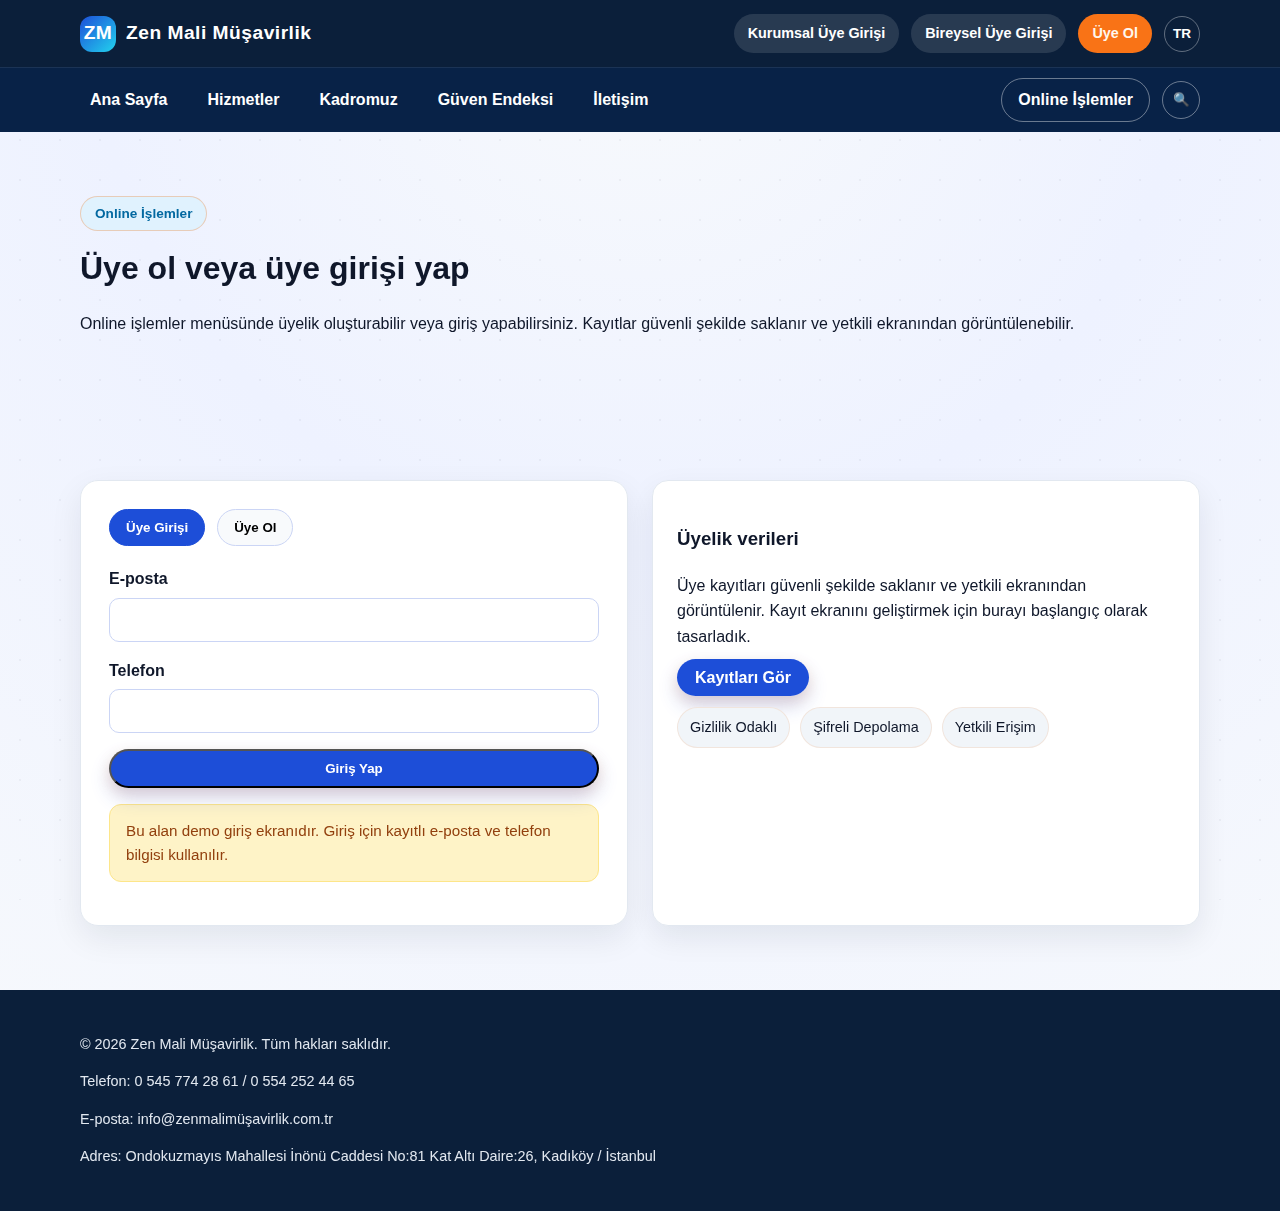
<file: online-islemler.html>
<!doctype html>
<html lang="tr">
  <head>
    <meta charset="utf-8" />
    <meta name="viewport" content="width=device-width, initial-scale=1" />
    <title>Online İşlemler | Zen Mali Müşavirlik</title>
    <link rel="stylesheet" href="styles.css" />
  </head>
  <body>
    <header class="site-header">
      <div class="container header-top">
        <div class="logo">
          <span class="logo-badge">ZM</span>
          Zen Mali Müşavirlik
        </div>
        <div class="header-actions">
          <a class="header-chip" href="online-islemler.html">Kurumsal Üye Girişi</a>
          <a class="header-chip" href="online-islemler.html">Bireysel Üye Girişi</a>
          <a class="header-chip header-chip-primary" href="online-islemler.html">Üye Ol</a>
          <span class="header-lang">TR</span>
        </div>
      </div>
      <div class="header-nav">
        <div class="container nav-bar">
          <div class="nav-menu">
            <a href="index.html">Ana Sayfa</a>
            <a href="services.html">Hizmetler</a>
            <a href="kadromuz.html">Kadromuz</a>
            <a href="index.html#guven-endeksi">Güven Endeksi</a>
            <a href="index.html#iletisim">İletişim</a>
          </div>
          <div class="nav-actions">
            <a class="nav-pill" href="online-islemler.html">Online İşlemler</a>
            <button class="nav-search" type="button" aria-label="Ara">🔍</button>
          </div>
        </div>
      </div>
    </header>

    <section class="section">
      <div class="container">
        <div class="badge">Online İşlemler</div>
        <h1 class="section-title">Üye ol veya üye girişi yap</h1>
        <p>
          Online işlemler menüsünde üyelik oluşturabilir veya giriş yapabilirsiniz.
          Kayıtlar güvenli şekilde saklanır ve yetkili ekranından görüntülenebilir.
        </p>
      </div>
    </section>

    <section class="section">
      <div class="container grid">
        <div class="form-card">
          <div class="tabs">
            <button class="tab-button active" type="button" data-tab="login">Üye Girişi</button>
            <button class="tab-button" type="button" data-tab="register">Üye Ol</button>
          </div>

          <div id="login-tab">
            <form id="login-form">
              <div>
                <label for="login-email">E-posta</label>
                <input id="login-email" name="email" type="email" required />
              </div>
              <div>
                <label for="login-phone">Telefon</label>
                <input id="login-phone" name="phone" type="tel" required />
              </div>
              <button class="cta-button" type="submit">Giriş Yap</button>
            </form>
            <p class="notice">
              Bu alan demo giriş ekranıdır. Giriş için kayıtlı e-posta ve telefon
              bilgisi kullanılır.
            </p>
          </div>

          <div id="register-tab" class="hidden">
            <form id="register-form">
              <div>
                <label for="first-name">İsim</label>
                <input id="first-name" name="firstName" type="text" required />
              </div>
              <div>
                <label for="last-name">Soyisim</label>
                <input id="last-name" name="lastName" type="text" required />
              </div>
              <div>
                <label for="has-company">Şirketiniz var mı?</label>
                <select id="has-company" name="hasCompany">
                  <option value="no">Hayır</option>
                  <option value="yes">Evet</option>
                </select>
              </div>
              <div id="tax-number-field" class="hidden">
                <label for="tax-number">Vergi Kimlik Numarası</label>
                <input id="tax-number" name="taxNumber" type="text" />
              </div>
              <div>
                <label for="email">E-posta</label>
                <input id="email" name="email" type="email" required />
              </div>
              <div>
                <label for="phone">Telefon</label>
                <input id="phone" name="phone" type="tel" required />
              </div>
              <button class="cta-button" type="submit">Üye Ol</button>
            </form>
          </div>
        </div>

        <div class="card">
          <h3>Üyelik verileri</h3>
          <p>
            Üye kayıtları güvenli şekilde saklanır ve yetkili ekranından görüntülenir.
            Kayıt ekranını geliştirmek için burayı başlangıç olarak tasarladık.
          </p>
          <p>
            <a class="cta-button" href="uye-kayitlari.html">Kayıtları Gör</a>
          </p>
          <div class="pill-list">
            <span class="pill">Gizlilik Odaklı</span>
            <span class="pill">Şifreli Depolama</span>
            <span class="pill">Yetkili Erişim</span>
          </div>
        </div>
      </div>
    </section>

    <footer class="footer">
      <div class="container">
        <p>© 2026 Zen Mali Müşavirlik. Tüm hakları saklıdır.</p>
        <p>Telefon: 0 545 774 28 61 / 0 554 252 44 65</p>
        <p>E-posta: info@zenmalimüşavirlik.com.tr</p>
        <p>Adres: Ondokuzmayıs Mahallesi İnönü Caddesi No:81 Kat Altı Daire:26, Kadıköy / İstanbul</p>
      </div>
    </footer>

    <script src="online.js"></script>
  </body>
</html>
</file>
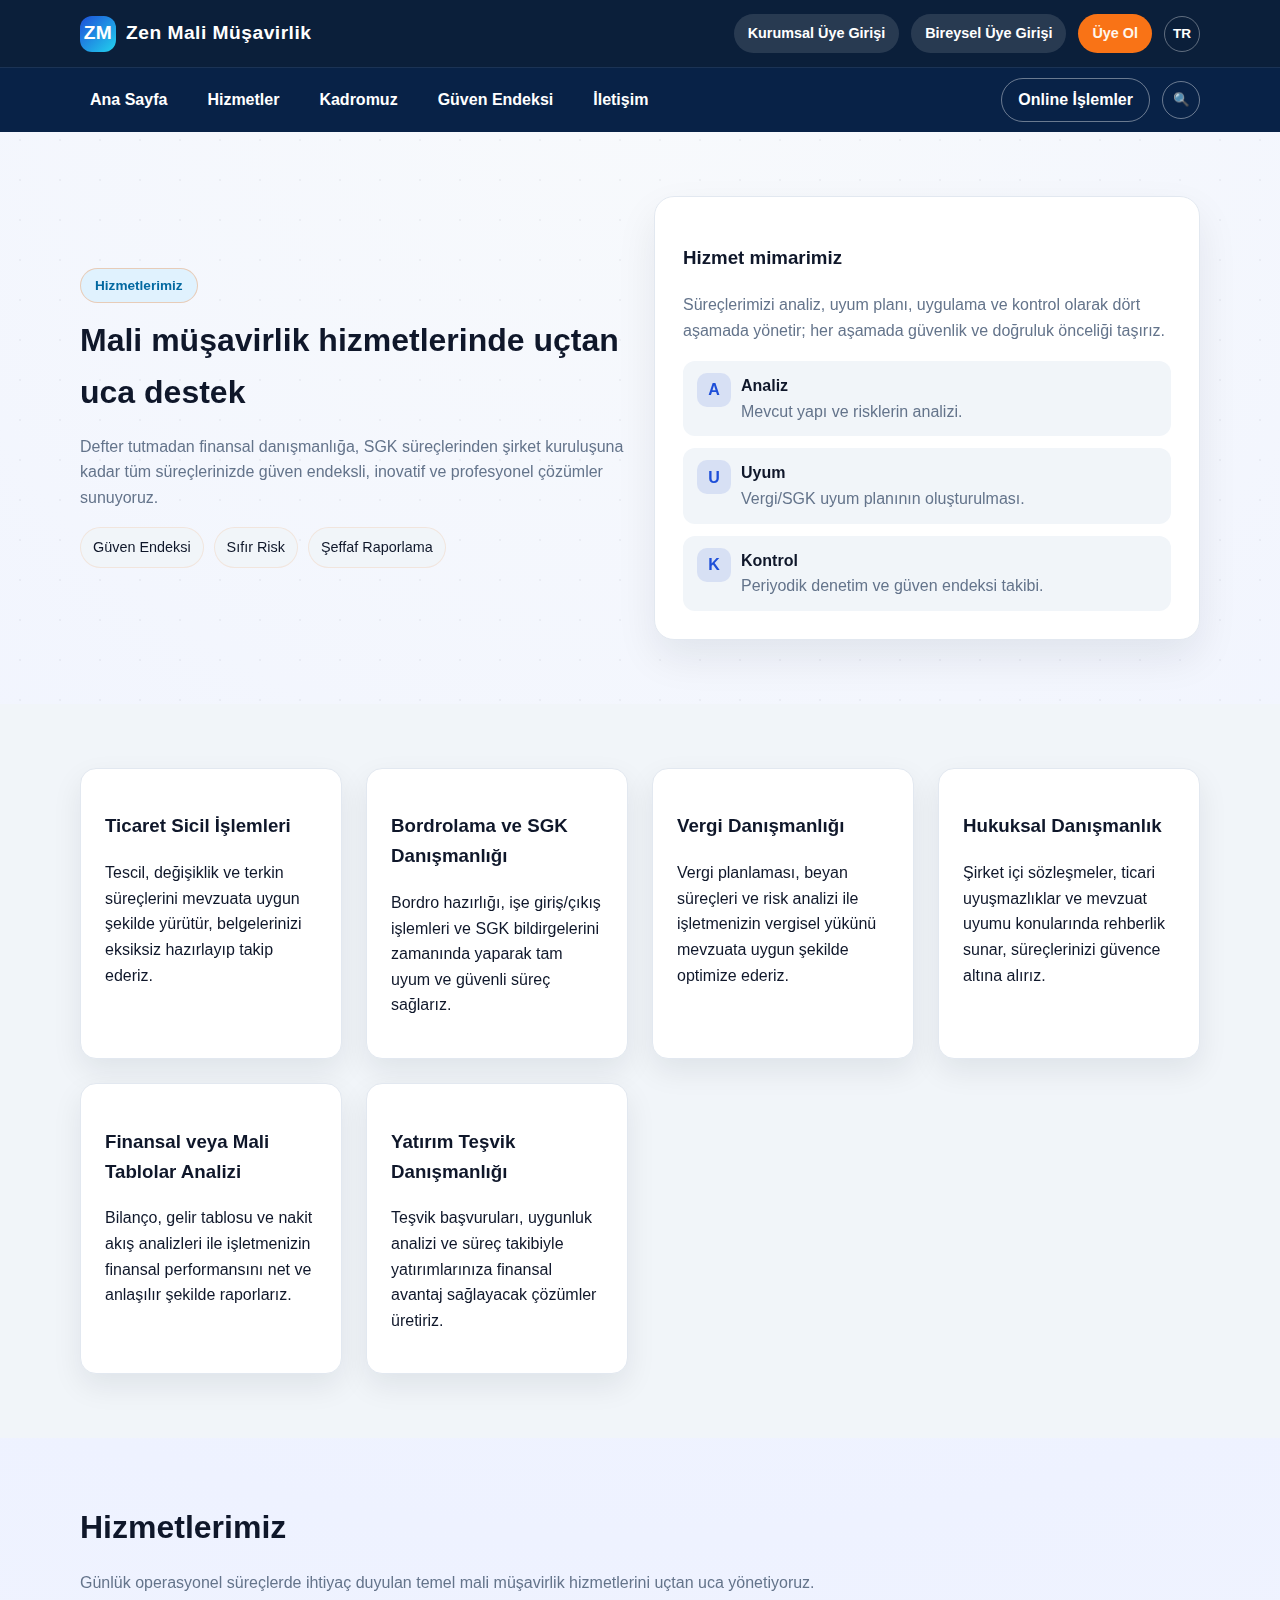
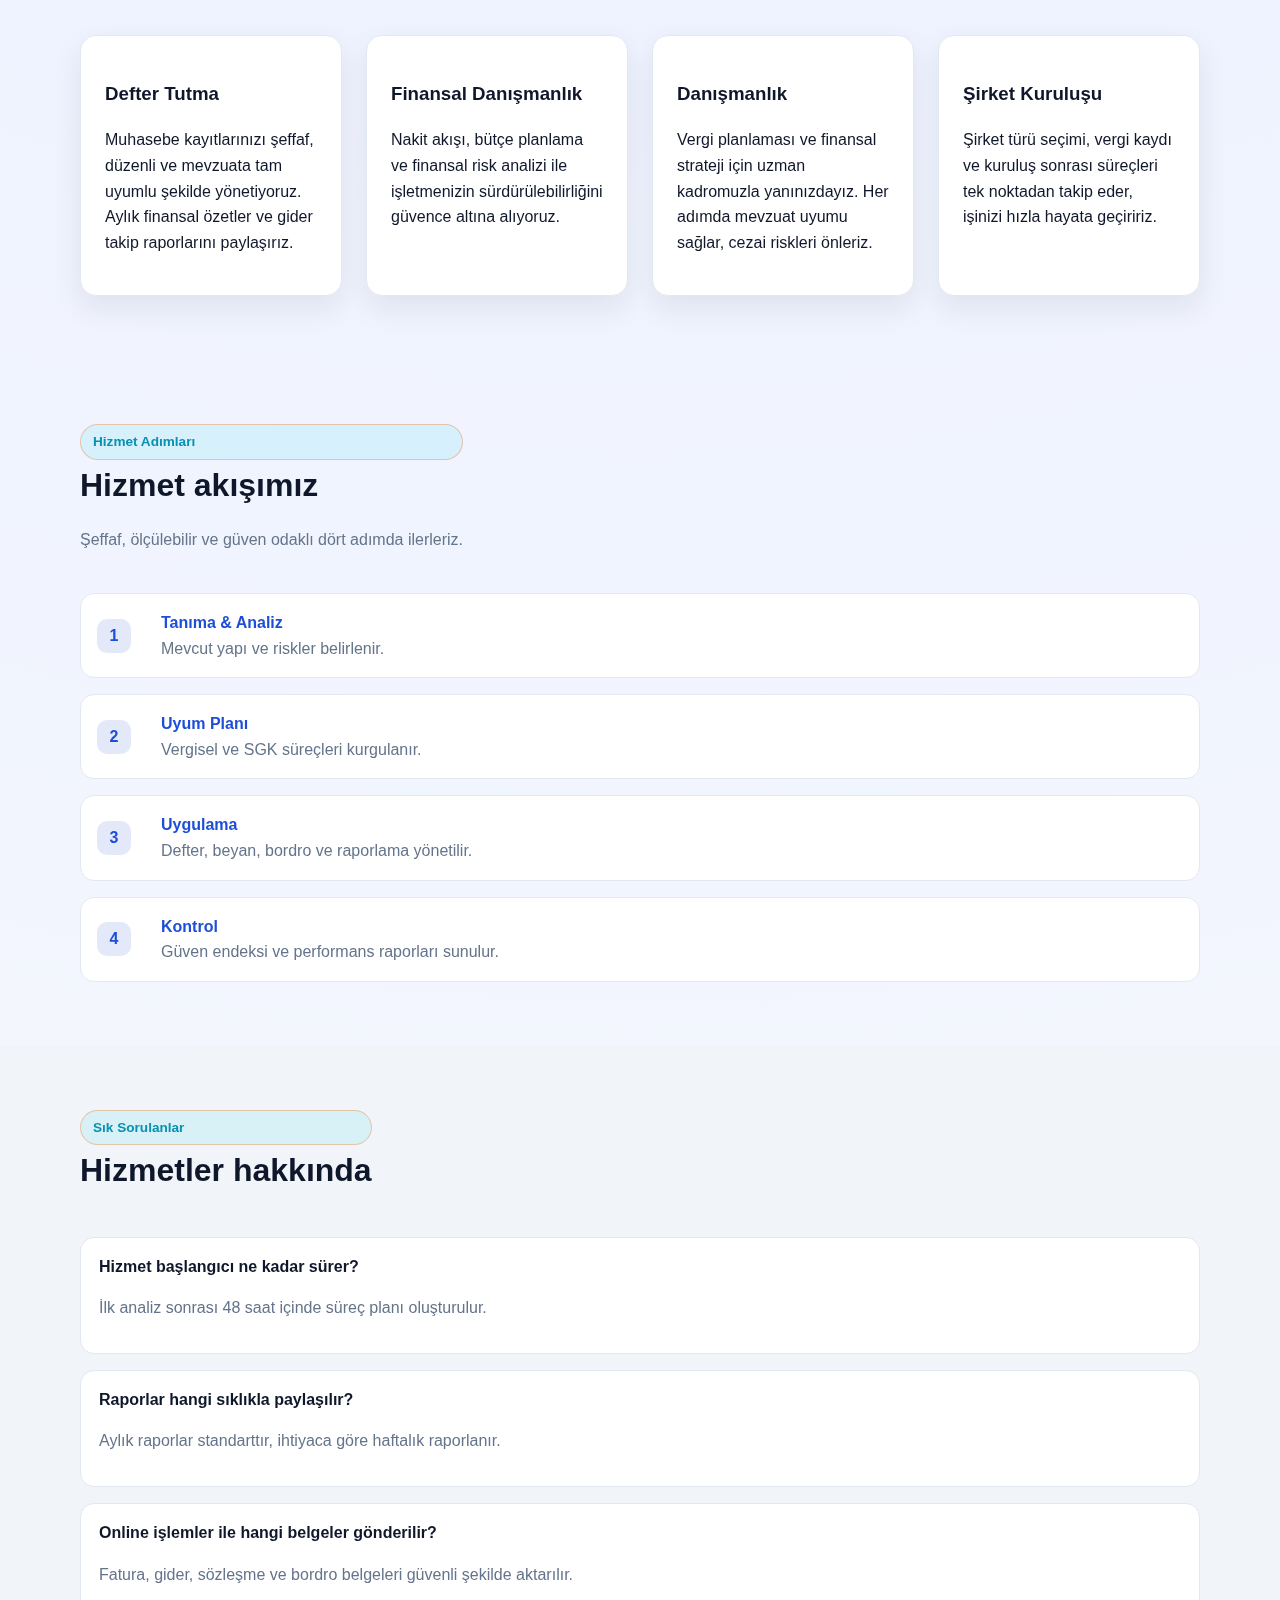
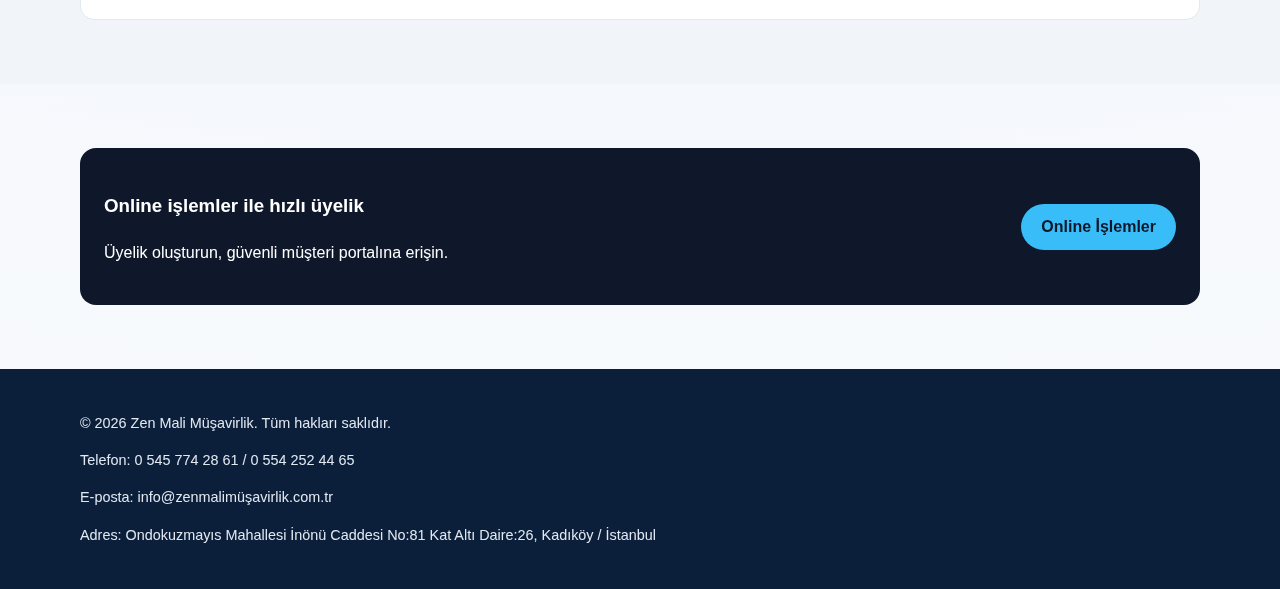
<file: services.html>
<!doctype html>
<html lang="tr">
  <head>
    <meta charset="utf-8" />
    <meta name="viewport" content="width=device-width, initial-scale=1" />
    <title>Hizmetler | Zen Mali Müşavirlik</title>
    <link rel="stylesheet" href="styles.css" />
  </head>
  <body>
    <header class="site-header">
      <div class="container header-top">
        <div class="logo">
          <span class="logo-badge">ZM</span>
          Zen Mali Müşavirlik
        </div>
        <div class="header-actions">
          <a class="header-chip" href="online-islemler.html">Kurumsal Üye Girişi</a>
          <a class="header-chip" href="online-islemler.html">Bireysel Üye Girişi</a>
          <a class="header-chip header-chip-primary" href="online-islemler.html">Üye Ol</a>
          <span class="header-lang">TR</span>
        </div>
      </div>
      <div class="header-nav">
        <div class="container nav-bar">
          <div class="nav-menu">
            <a href="index.html">Ana Sayfa</a>
            <a href="services.html">Hizmetler</a>
            <a href="kadromuz.html">Kadromuz</a>
            <a href="index.html#guven-endeksi">Güven Endeksi</a>
            <a href="index.html#iletisim">İletişim</a>
          </div>
          <div class="nav-actions">
            <a class="nav-pill" href="online-islemler.html">Online İşlemler</a>
            <button class="nav-search" type="button" aria-label="Ara">🔍</button>
          </div>
        </div>
      </div>
    </header>

    <section class="section">
      <div class="container split">
        <div>
          <div class="badge">Hizmetlerimiz</div>
          <h1 class="section-title">Mali müşavirlik hizmetlerinde uçtan uca destek</h1>
          <p class="muted">
            Defter tutmadan finansal danışmanlığa, SGK süreçlerinden şirket kuruluşuna
            kadar tüm süreçlerinizde güven endeksli, inovatif ve profesyonel çözümler
            sunuyoruz.
          </p>
          <div class="pill-list">
            <span class="pill">Güven Endeksi</span>
            <span class="pill">Sıfır Risk</span>
            <span class="pill">Şeffaf Raporlama</span>
          </div>
        </div>
        <div class="highlight-box">
          <h3>Hizmet mimarimiz</h3>
          <p class="muted">
            Süreçlerimizi analiz, uyum planı, uygulama ve kontrol olarak dört aşamada
            yönetir; her aşamada güvenlik ve doğruluk önceliği taşırız.
          </p>
          <ul class="list">
            <li>
              <span class="icon-badge">A</span>
              <div>
                <strong>Analiz</strong>
                <div class="muted">Mevcut yapı ve risklerin analizi.</div>
              </div>
            </li>
            <li>
              <span class="icon-badge">U</span>
              <div>
                <strong>Uyum</strong>
                <div class="muted">Vergi/SGK uyum planının oluşturulması.</div>
              </div>
            </li>
            <li>
              <span class="icon-badge">K</span>
              <div>
                <strong>Kontrol</strong>
                <div class="muted">Periyodik denetim ve güven endeksi takibi.</div>
              </div>
            </li>
          </ul>
        </div>
      </div>
    </section>

    <section class="section section-alt">
      <div class="container grid">
        <div class="card" id="ticaret-sicil">
          <h3>Ticaret Sicil İşlemleri</h3>
          <p>
            Tescil, değişiklik ve terkin süreçlerini mevzuata uygun şekilde yürütür,
            belgelerinizi eksiksiz hazırlayıp takip ederiz.
          </p>
        </div>
        <div class="card" id="bordro-sgk">
          <h3>Bordrolama ve SGK Danışmanlığı</h3>
          <p>
            Bordro hazırlığı, işe giriş/çıkış işlemleri ve SGK bildirgelerini zamanında
            yaparak tam uyum ve güvenli süreç sağlarız.
          </p>
        </div>
        <div class="card" id="vergi-danismanligi">
          <h3>Vergi Danışmanlığı</h3>
          <p>
            Vergi planlaması, beyan süreçleri ve risk analizi ile işletmenizin vergisel
            yükünü mevzuata uygun şekilde optimize ederiz.
          </p>
        </div>
        <div class="card" id="hukuk-danismanligi">
          <h3>Hukuksal Danışmanlık</h3>
          <p>
            Şirket içi sözleşmeler, ticari uyuşmazlıklar ve mevzuat uyumu konularında
            rehberlik sunar, süreçlerinizi güvence altına alırız.
          </p>
        </div>
        <div class="card" id="mali-analiz">
          <h3>Finansal veya Mali Tablolar Analizi</h3>
          <p>
            Bilanço, gelir tablosu ve nakit akış analizleri ile işletmenizin finansal
            performansını net ve anlaşılır şekilde raporlarız.
          </p>
        </div>
        <div class="card" id="yatirim-tesvik">
          <h3>Yatırım Teşvik Danışmanlığı</h3>
          <p>
            Teşvik başvuruları, uygunluk analizi ve süreç takibiyle yatırımlarınıza
            finansal avantaj sağlayacak çözümler üretiriz.
          </p>
        </div>
      </div>
    </section>

    <section class="section">
      <div class="container">
        <div class="section-header">
          <div>
            <h2 class="section-title">Hizmetlerimiz</h2>
            <p class="muted">
              Günlük operasyonel süreçlerde ihtiyaç duyulan temel mali müşavirlik
              hizmetlerini uçtan uca yönetiyoruz.
            </p>
          </div>
        </div>
        <div class="grid">
          <div class="card" id="defter-tutma">
            <h3>Defter Tutma</h3>
            <p>
              Muhasebe kayıtlarınızı şeffaf, düzenli ve mevzuata tam uyumlu şekilde
              yönetiyoruz. Aylık finansal özetler ve gider takip raporlarını paylaşırız.
            </p>
          </div>
          <div class="card" id="finansal-destek">
            <h3>Finansal Danışmanlık</h3>
            <p>
              Nakit akışı, bütçe planlama ve finansal risk analizi ile işletmenizin
              sürdürülebilirliğini güvence altına alıyoruz.
            </p>
          </div>
          <div class="card" id="danismanlik">
            <h3>Danışmanlık</h3>
            <p>
              Vergi planlaması ve finansal strateji için uzman kadromuzla yanınızdayız.
              Her adımda mevzuat uyumu sağlar, cezai riskleri önleriz.
            </p>
          </div>
          <div class="card" id="sirket-kurulusu">
            <h3>Şirket Kuruluşu</h3>
            <p>
              Şirket türü seçimi, vergi kaydı ve kuruluş sonrası süreçleri tek noktadan
              takip eder, işinizi hızla hayata geçiririz.
            </p>
          </div>
        </div>
      </div>
    </section>

    <section class="section">
      <div class="container">
        <div class="section-header">
          <div>
            <div class="tag">Hizmet Adımları</div>
            <h2 class="section-title">Hizmet akışımız</h2>
            <p class="muted">Şeffaf, ölçülebilir ve güven odaklı dört adımda ilerleriz.</p>
          </div>
        </div>
        <div class="timeline">
          <div class="timeline-step">
            <div class="icon-badge">1</div>
            <div>
              <strong>Tanıma &amp; Analiz</strong>
              <div class="muted">Mevcut yapı ve riskler belirlenir.</div>
            </div>
          </div>
          <div class="timeline-step">
            <div class="icon-badge">2</div>
            <div>
              <strong>Uyum Planı</strong>
              <div class="muted">Vergisel ve SGK süreçleri kurgulanır.</div>
            </div>
          </div>
          <div class="timeline-step">
            <div class="icon-badge">3</div>
            <div>
              <strong>Uygulama</strong>
              <div class="muted">Defter, beyan, bordro ve raporlama yönetilir.</div>
            </div>
          </div>
          <div class="timeline-step">
            <div class="icon-badge">4</div>
            <div>
              <strong>Kontrol</strong>
              <div class="muted">Güven endeksi ve performans raporları sunulur.</div>
            </div>
          </div>
        </div>
      </div>
    </section>

    <section class="section section-alt">
      <div class="container">
        <div class="section-header">
          <div>
            <div class="tag">Sık Sorulanlar</div>
            <h2 class="section-title">Hizmetler hakkında</h2>
          </div>
        </div>
        <div class="faq">
          <div class="faq-item">
            <h4>Hizmet başlangıcı ne kadar sürer?</h4>
            <p class="muted">İlk analiz sonrası 48 saat içinde süreç planı oluşturulur.</p>
          </div>
          <div class="faq-item">
            <h4>Raporlar hangi sıklıkla paylaşılır?</h4>
            <p class="muted">Aylık raporlar standarttır, ihtiyaca göre haftalık raporlanır.</p>
          </div>
          <div class="faq-item">
            <h4>Online işlemler ile hangi belgeler gönderilir?</h4>
            <p class="muted">Fatura, gider, sözleşme ve bordro belgeleri güvenli şekilde aktarılır.</p>
          </div>
        </div>
      </div>
    </section>

    <section class="section">
      <div class="container">
        <div class="cta-block">
          <div>
            <h3>Online işlemler ile hızlı üyelik</h3>
            <p>Üyelik oluşturun, güvenli müşteri portalına erişin.</p>
          </div>
          <a href="online-islemler.html">Online İşlemler</a>
        </div>
      </div>
    </section>

    <footer class="footer">
      <div class="container">
        <p>© 2026 Zen Mali Müşavirlik. Tüm hakları saklıdır.</p>
        <p>Telefon: 0 545 774 28 61 / 0 554 252 44 65</p>
        <p>E-posta: info@zenmalimüşavirlik.com.tr</p>
        <p>Adres: Ondokuzmayıs Mahallesi İnönü Caddesi No:81 Kat Altı Daire:26, Kadıköy / İstanbul</p>
      </div>
    </footer>
  </body>
</html>
</file>
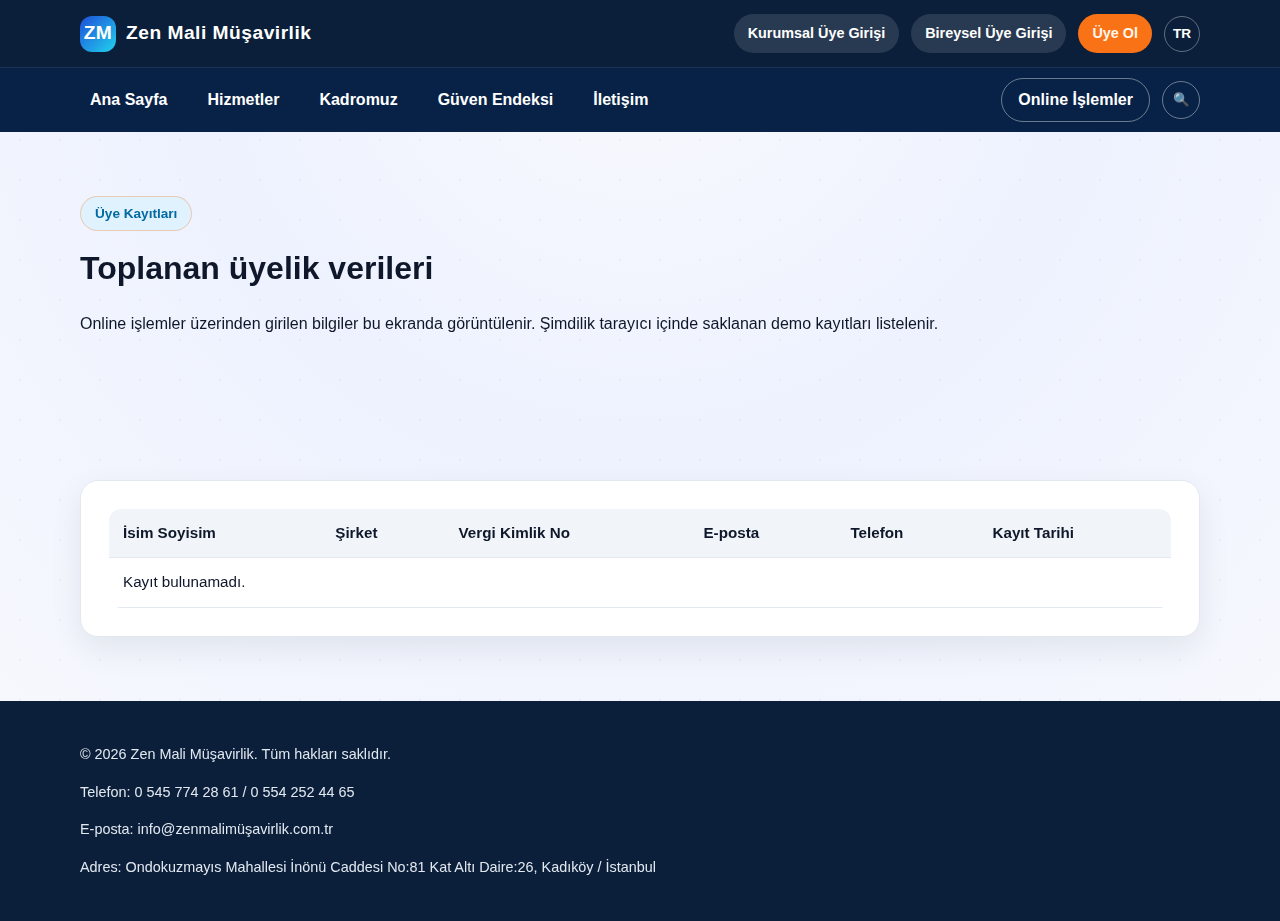
<file: uye-kayitlari.html>
<!doctype html>
<html lang="tr">
  <head>
    <meta charset="utf-8" />
    <meta name="viewport" content="width=device-width, initial-scale=1" />
    <title>Üye Kayıtları | Zen Mali Müşavirlik</title>
    <link rel="stylesheet" href="styles.css" />
  </head>
  <body>
    <header class="site-header">
      <div class="container header-top">
        <div class="logo">
          <span class="logo-badge">ZM</span>
          Zen Mali Müşavirlik
        </div>
        <div class="header-actions">
          <a class="header-chip" href="online-islemler.html">Kurumsal Üye Girişi</a>
          <a class="header-chip" href="online-islemler.html">Bireysel Üye Girişi</a>
          <a class="header-chip header-chip-primary" href="online-islemler.html">Üye Ol</a>
          <span class="header-lang">TR</span>
        </div>
      </div>
      <div class="header-nav">
        <div class="container nav-bar">
          <div class="nav-menu">
            <a href="index.html">Ana Sayfa</a>
            <a href="services.html">Hizmetler</a>
            <a href="kadromuz.html">Kadromuz</a>
            <a href="index.html#guven-endeksi">Güven Endeksi</a>
            <a href="index.html#iletisim">İletişim</a>
          </div>
          <div class="nav-actions">
            <a class="nav-pill" href="online-islemler.html">Online İşlemler</a>
            <button class="nav-search" type="button" aria-label="Ara">🔍</button>
          </div>
        </div>
      </div>
    </header>

    <section class="section">
      <div class="container">
        <div class="badge">Üye Kayıtları</div>
        <h1 class="section-title">Toplanan üyelik verileri</h1>
        <p>
          Online işlemler üzerinden girilen bilgiler bu ekranda görüntülenir. Şimdilik
          tarayıcı içinde saklanan demo kayıtları listelenir.
        </p>
      </div>
    </section>

    <section class="section">
      <div class="container">
        <div class="form-card">
          <table class="table" id="member-table">
            <thead>
              <tr>
                <th>İsim Soyisim</th>
                <th>Şirket</th>
                <th>Vergi Kimlik No</th>
                <th>E-posta</th>
                <th>Telefon</th>
                <th>Kayıt Tarihi</th>
              </tr>
            </thead>
            <tbody>
              <tr>
                <td colspan="6">Kayıt bulunamadı.</td>
              </tr>
            </tbody>
          </table>
        </div>
      </div>
    </section>

    <footer class="footer">
      <div class="container">
        <p>© 2026 Zen Mali Müşavirlik. Tüm hakları saklıdır.</p>
        <p>Telefon: 0 545 774 28 61 / 0 554 252 44 65</p>
        <p>E-posta: info@zenmalimüşavirlik.com.tr</p>
        <p>Adres: Ondokuzmayıs Mahallesi İnönü Caddesi No:81 Kat Altı Daire:26, Kadıköy / İstanbul</p>
      </div>
    </footer>

    <script src="online.js"></script>
  </body>
</html>
</file>
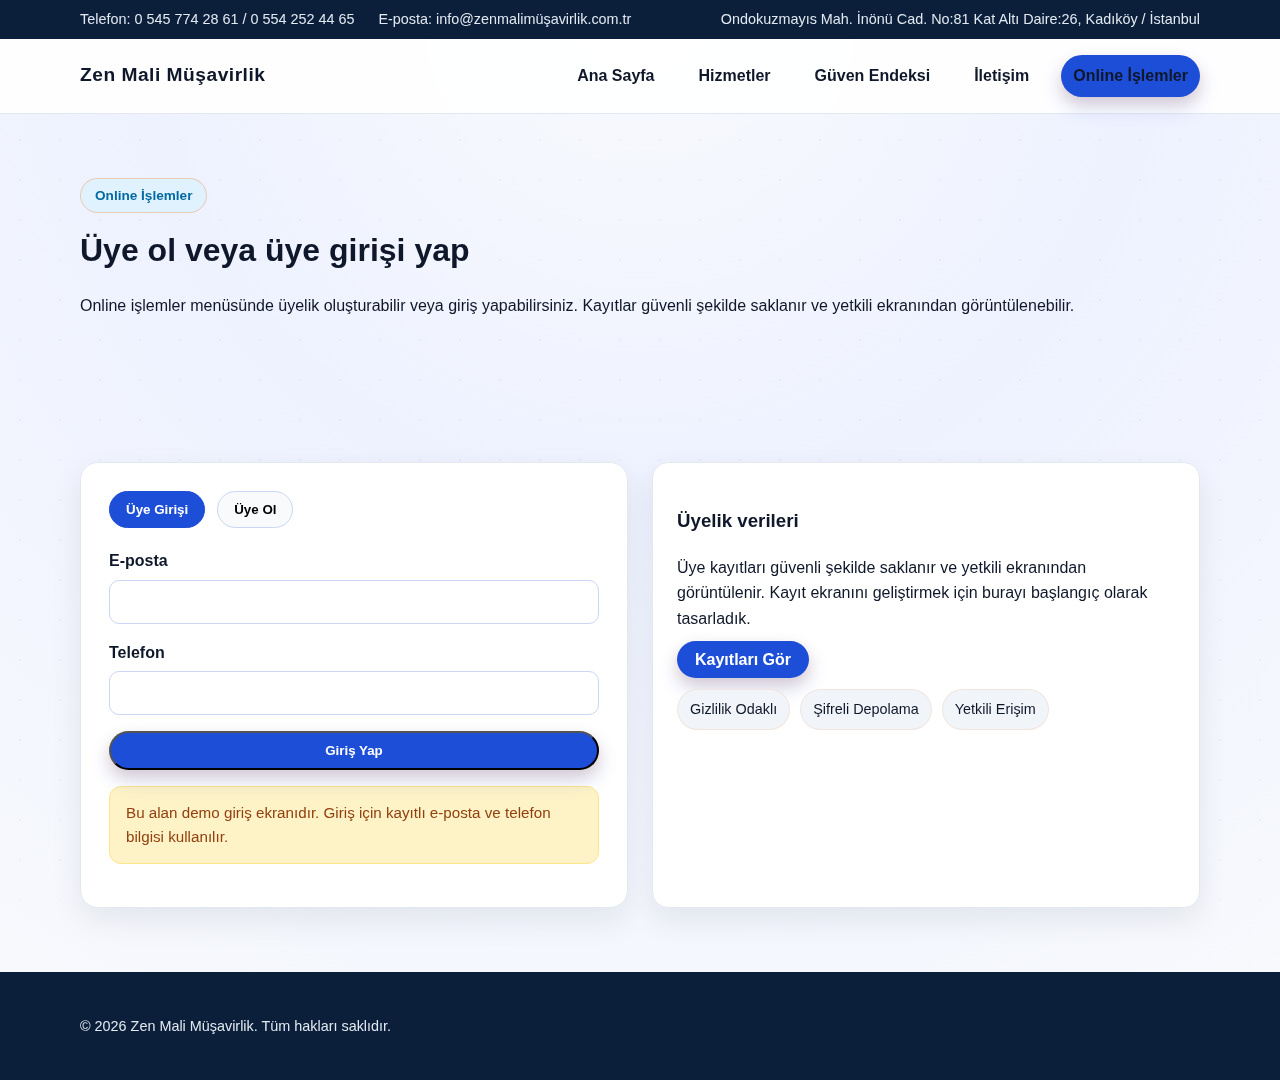
<file: designs/tasarim-1/online-islemler.html>
<!doctype html>
<html lang="tr">
  <head>
    <meta charset="utf-8" />
    <meta name="viewport" content="width=device-width, initial-scale=1" />
    <title>Online İşlemler | Zen Mali Müşavirlik</title>
    <link rel="stylesheet" href="styles.css" />
  </head>
  <body>
    <div class="top-bar">
      <div class="container">
        <div class="info-group">
          <span>Telefon: 0 545 774 28 61 / 0 554 252 44 65</span>
          <span>E-posta: info@zenmalimüşavirlik.com.tr</span>
        </div>
        <span>Ondokuzmayıs Mah. İnönü Cad. No:81 Kat Altı Daire:26, Kadıköy / İstanbul</span>
      </div>
    </div>

    <header>
      <div class="container">
        <nav>
          <div class="logo">Zen Mali Müşavirlik</div>
          <div class="nav-links">
            <a href="index.html">Ana Sayfa</a>
            <a href="services.html">Hizmetler</a>
            <a href="index.html#guven-endeksi">Güven Endeksi</a>
            <a href="index.html#iletisim">İletişim</a>
            <a class="cta-button" href="online-islemler.html">Online İşlemler</a>
          </div>
        </nav>
      </div>
    </header>

    <section class="section">
      <div class="container">
        <div class="badge">Online İşlemler</div>
        <h1 class="section-title">Üye ol veya üye girişi yap</h1>
        <p>
          Online işlemler menüsünde üyelik oluşturabilir veya giriş yapabilirsiniz.
          Kayıtlar güvenli şekilde saklanır ve yetkili ekranından görüntülenebilir.
        </p>
      </div>
    </section>

    <section class="section">
      <div class="container grid">
        <div class="form-card">
          <div class="tabs">
            <button class="tab-button active" type="button" data-tab="login">Üye Girişi</button>
            <button class="tab-button" type="button" data-tab="register">Üye Ol</button>
          </div>

          <div id="login-tab">
            <form id="login-form">
              <div>
                <label for="login-email">E-posta</label>
                <input id="login-email" name="email" type="email" required />
              </div>
              <div>
                <label for="login-phone">Telefon</label>
                <input id="login-phone" name="phone" type="tel" required />
              </div>
              <button class="cta-button" type="submit">Giriş Yap</button>
            </form>
            <p class="notice">
              Bu alan demo giriş ekranıdır. Giriş için kayıtlı e-posta ve telefon
              bilgisi kullanılır.
            </p>
          </div>

          <div id="register-tab" class="hidden">
            <form id="register-form">
              <div>
                <label for="first-name">İsim</label>
                <input id="first-name" name="firstName" type="text" required />
              </div>
              <div>
                <label for="last-name">Soyisim</label>
                <input id="last-name" name="lastName" type="text" required />
              </div>
              <div>
                <label for="has-company">Şirketiniz var mı?</label>
                <select id="has-company" name="hasCompany">
                  <option value="no">Hayır</option>
                  <option value="yes">Evet</option>
                </select>
              </div>
              <div id="tax-number-field" class="hidden">
                <label for="tax-number">Vergi Kimlik Numarası</label>
                <input id="tax-number" name="taxNumber" type="text" />
              </div>
              <div>
                <label for="email">E-posta</label>
                <input id="email" name="email" type="email" required />
              </div>
              <div>
                <label for="phone">Telefon</label>
                <input id="phone" name="phone" type="tel" required />
              </div>
              <button class="cta-button" type="submit">Üye Ol</button>
            </form>
          </div>
        </div>

        <div class="card">
          <h3>Üyelik verileri</h3>
          <p>
            Üye kayıtları güvenli şekilde saklanır ve yetkili ekranından görüntülenir.
            Kayıt ekranını geliştirmek için burayı başlangıç olarak tasarladık.
          </p>
          <p>
            <a class="cta-button" href="uye-kayitlari.html">Kayıtları Gör</a>
          </p>
          <div class="pill-list">
            <span class="pill">Gizlilik Odaklı</span>
            <span class="pill">Şifreli Depolama</span>
            <span class="pill">Yetkili Erişim</span>
          </div>
        </div>
      </div>
    </section>

    <footer class="footer">
      <div class="container">
        <p>© 2026 Zen Mali Müşavirlik. Tüm hakları saklıdır.</p>
      </div>
    </footer>

    <script src="online.js"></script>
  </body>
</html>
</file>
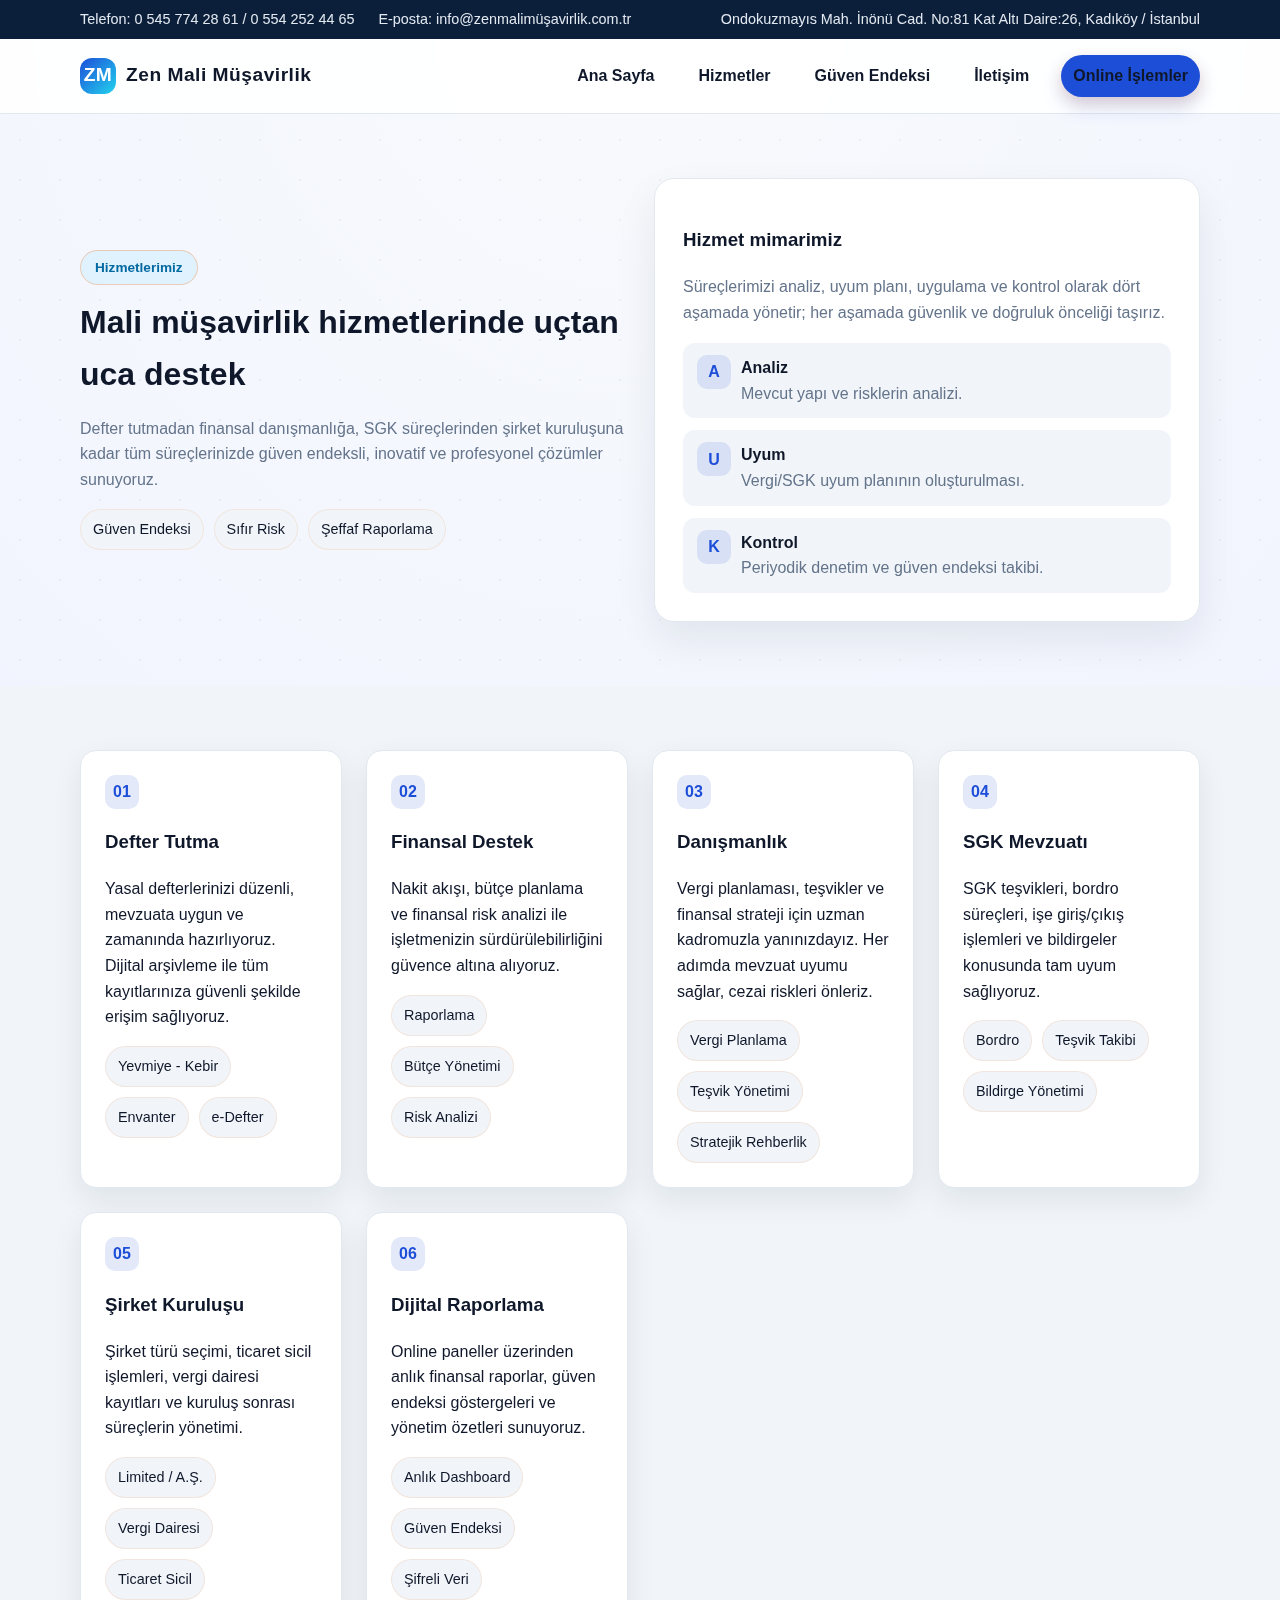
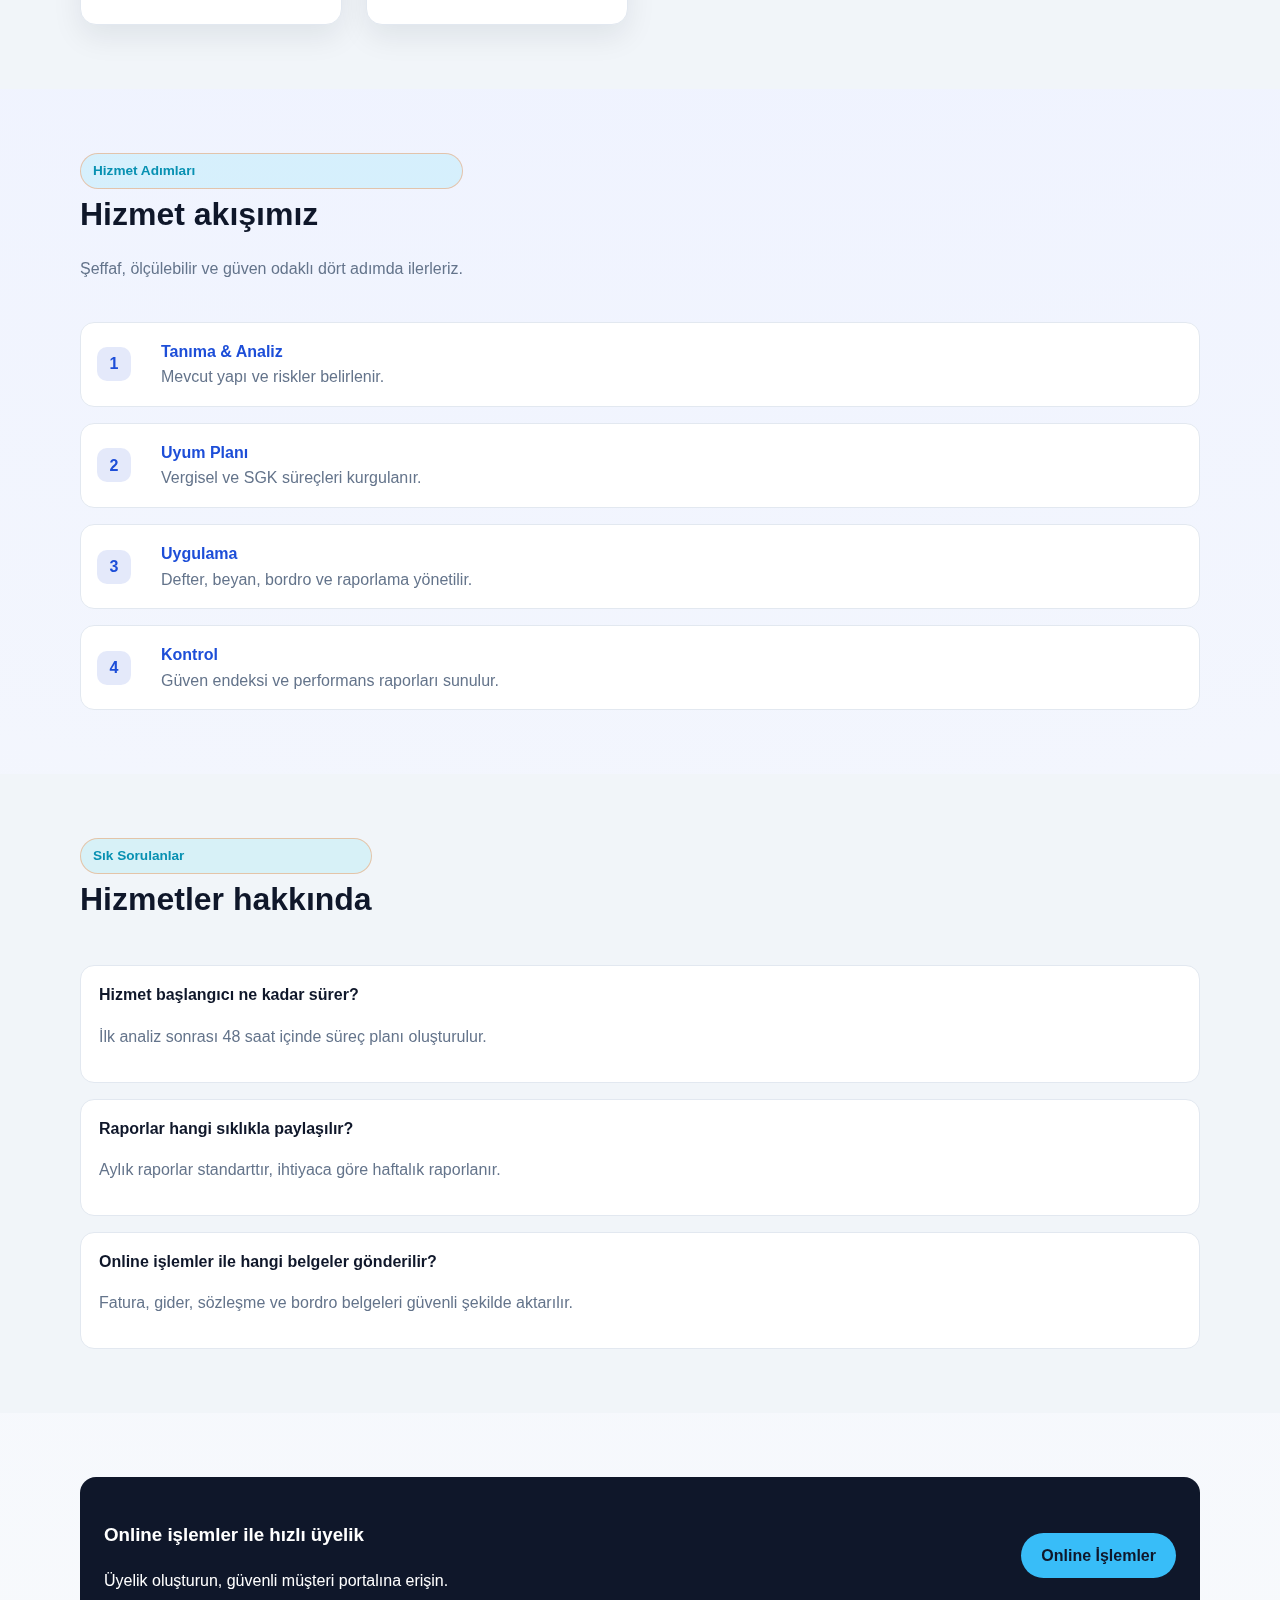
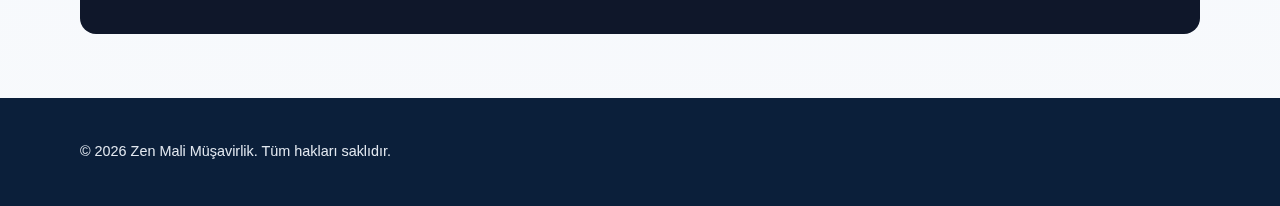
<file: designs/tasarim-1/services.html>
<!doctype html>
<html lang="tr">
  <head>
    <meta charset="utf-8" />
    <meta name="viewport" content="width=device-width, initial-scale=1" />
    <title>Hizmetler | Zen Mali Müşavirlik</title>
    <link rel="stylesheet" href="styles.css" />
  </head>
  <body>
    <div class="top-bar">
      <div class="container">
        <div class="info-group">
          <span>Telefon: 0 545 774 28 61 / 0 554 252 44 65</span>
          <span>E-posta: info@zenmalimüşavirlik.com.tr</span>
        </div>
        <span>Ondokuzmayıs Mah. İnönü Cad. No:81 Kat Altı Daire:26, Kadıköy / İstanbul</span>
      </div>
    </div>

    <header>
      <div class="container">
        <nav>
          <div class="logo">
            <span class="logo-badge">ZM</span>
            Zen Mali Müşavirlik
          </div>
          <div class="nav-links">
            <a href="index.html">Ana Sayfa</a>
            <a href="services.html">Hizmetler</a>
            <a href="index.html#guven-endeksi">Güven Endeksi</a>
            <a href="index.html#iletisim">İletişim</a>
            <a class="cta-button" href="online-islemler.html">Online İşlemler</a>
          </div>
        </nav>
      </div>
    </header>

    <section class="section">
      <div class="container split">
        <div>
          <div class="badge">Hizmetlerimiz</div>
          <h1 class="section-title">Mali müşavirlik hizmetlerinde uçtan uca destek</h1>
          <p class="muted">
            Defter tutmadan finansal danışmanlığa, SGK süreçlerinden şirket kuruluşuna
            kadar tüm süreçlerinizde güven endeksli, inovatif ve profesyonel çözümler
            sunuyoruz.
          </p>
          <div class="pill-list">
            <span class="pill">Güven Endeksi</span>
            <span class="pill">Sıfır Risk</span>
            <span class="pill">Şeffaf Raporlama</span>
          </div>
        </div>
        <div class="highlight-box">
          <h3>Hizmet mimarimiz</h3>
          <p class="muted">
            Süreçlerimizi analiz, uyum planı, uygulama ve kontrol olarak dört aşamada
            yönetir; her aşamada güvenlik ve doğruluk önceliği taşırız.
          </p>
          <ul class="list">
            <li>
              <span class="icon-badge">A</span>
              <div>
                <strong>Analiz</strong>
                <div class="muted">Mevcut yapı ve risklerin analizi.</div>
              </div>
            </li>
            <li>
              <span class="icon-badge">U</span>
              <div>
                <strong>Uyum</strong>
                <div class="muted">Vergi/SGK uyum planının oluşturulması.</div>
              </div>
            </li>
            <li>
              <span class="icon-badge">K</span>
              <div>
                <strong>Kontrol</strong>
                <div class="muted">Periyodik denetim ve güven endeksi takibi.</div>
              </div>
            </li>
          </ul>
        </div>
      </div>
    </section>

    <section class="section section-alt">
      <div class="container grid">
        <div class="card" id="defter-tutma">
          <div class="icon-badge">01</div>
          <h3>Defter Tutma</h3>
          <p>
            Yasal defterlerinizi düzenli, mevzuata uygun ve zamanında hazırlıyoruz.
            Dijital arşivleme ile tüm kayıtlarınıza güvenli şekilde erişim sağlıyoruz.
          </p>
          <div class="pill-list">
            <span class="pill">Yevmiye - Kebir</span>
            <span class="pill">Envanter</span>
            <span class="pill">e-Defter</span>
          </div>
        </div>
        <div class="card" id="finansal-destek">
          <div class="icon-badge">02</div>
          <h3>Finansal Destek</h3>
          <p>
            Nakit akışı, bütçe planlama ve finansal risk analizi ile işletmenizin
            sürdürülebilirliğini güvence altına alıyoruz.
          </p>
          <div class="pill-list">
            <span class="pill">Raporlama</span>
            <span class="pill">Bütçe Yönetimi</span>
            <span class="pill">Risk Analizi</span>
          </div>
        </div>
        <div class="card" id="danismanlik">
          <div class="icon-badge">03</div>
          <h3>Danışmanlık</h3>
          <p>
            Vergi planlaması, teşvikler ve finansal strateji için uzman kadromuzla
            yanınızdayız. Her adımda mevzuat uyumu sağlar, cezai riskleri önleriz.
          </p>
          <div class="pill-list">
            <span class="pill">Vergi Planlama</span>
            <span class="pill">Teşvik Yönetimi</span>
            <span class="pill">Stratejik Rehberlik</span>
          </div>
        </div>
        <div class="card" id="sgk">
          <div class="icon-badge">04</div>
          <h3>SGK Mevzuatı</h3>
          <p>
            SGK teşvikleri, bordro süreçleri, işe giriş/çıkış işlemleri ve bildirgeler
            konusunda tam uyum sağlıyoruz.
          </p>
          <div class="pill-list">
            <span class="pill">Bordro</span>
            <span class="pill">Teşvik Takibi</span>
            <span class="pill">Bildirge Yönetimi</span>
          </div>
        </div>
        <div class="card" id="sirket-kurulusu">
          <div class="icon-badge">05</div>
          <h3>Şirket Kuruluşu</h3>
          <p>
            Şirket türü seçimi, ticaret sicil işlemleri, vergi dairesi kayıtları ve
            kuruluş sonrası süreçlerin yönetimi.
          </p>
          <div class="pill-list">
            <span class="pill">Limited / A.Ş.</span>
            <span class="pill">Vergi Dairesi</span>
            <span class="pill">Ticaret Sicil</span>
          </div>
        </div>
        <div class="card" id="dijital-raporlama">
          <div class="icon-badge">06</div>
          <h3>Dijital Raporlama</h3>
          <p>
            Online paneller üzerinden anlık finansal raporlar, güven endeksi
            göstergeleri ve yönetim özetleri sunuyoruz.
          </p>
          <div class="pill-list">
            <span class="pill">Anlık Dashboard</span>
            <span class="pill">Güven Endeksi</span>
            <span class="pill">Şifreli Veri</span>
          </div>
        </div>
      </div>
    </section>

    <section class="section">
      <div class="container">
        <div class="section-header">
          <div>
            <div class="tag">Hizmet Adımları</div>
            <h2 class="section-title">Hizmet akışımız</h2>
            <p class="muted">Şeffaf, ölçülebilir ve güven odaklı dört adımda ilerleriz.</p>
          </div>
        </div>
        <div class="timeline">
          <div class="timeline-step">
            <div class="icon-badge">1</div>
            <div>
              <strong>Tanıma &amp; Analiz</strong>
              <div class="muted">Mevcut yapı ve riskler belirlenir.</div>
            </div>
          </div>
          <div class="timeline-step">
            <div class="icon-badge">2</div>
            <div>
              <strong>Uyum Planı</strong>
              <div class="muted">Vergisel ve SGK süreçleri kurgulanır.</div>
            </div>
          </div>
          <div class="timeline-step">
            <div class="icon-badge">3</div>
            <div>
              <strong>Uygulama</strong>
              <div class="muted">Defter, beyan, bordro ve raporlama yönetilir.</div>
            </div>
          </div>
          <div class="timeline-step">
            <div class="icon-badge">4</div>
            <div>
              <strong>Kontrol</strong>
              <div class="muted">Güven endeksi ve performans raporları sunulur.</div>
            </div>
          </div>
        </div>
      </div>
    </section>

    <section class="section section-alt">
      <div class="container">
        <div class="section-header">
          <div>
            <div class="tag">Sık Sorulanlar</div>
            <h2 class="section-title">Hizmetler hakkında</h2>
          </div>
        </div>
        <div class="faq">
          <div class="faq-item">
            <h4>Hizmet başlangıcı ne kadar sürer?</h4>
            <p class="muted">İlk analiz sonrası 48 saat içinde süreç planı oluşturulur.</p>
          </div>
          <div class="faq-item">
            <h4>Raporlar hangi sıklıkla paylaşılır?</h4>
            <p class="muted">Aylık raporlar standarttır, ihtiyaca göre haftalık raporlanır.</p>
          </div>
          <div class="faq-item">
            <h4>Online işlemler ile hangi belgeler gönderilir?</h4>
            <p class="muted">Fatura, gider, sözleşme ve bordro belgeleri güvenli şekilde aktarılır.</p>
          </div>
        </div>
      </div>
    </section>

    <section class="section">
      <div class="container">
        <div class="cta-block">
          <div>
            <h3>Online işlemler ile hızlı üyelik</h3>
            <p>Üyelik oluşturun, güvenli müşteri portalına erişin.</p>
          </div>
          <a href="online-islemler.html">Online İşlemler</a>
        </div>
      </div>
    </section>

    <footer class="footer">
      <div class="container">
        <p>© 2026 Zen Mali Müşavirlik. Tüm hakları saklıdır.</p>
      </div>
    </footer>
  </body>
</html>
</file>
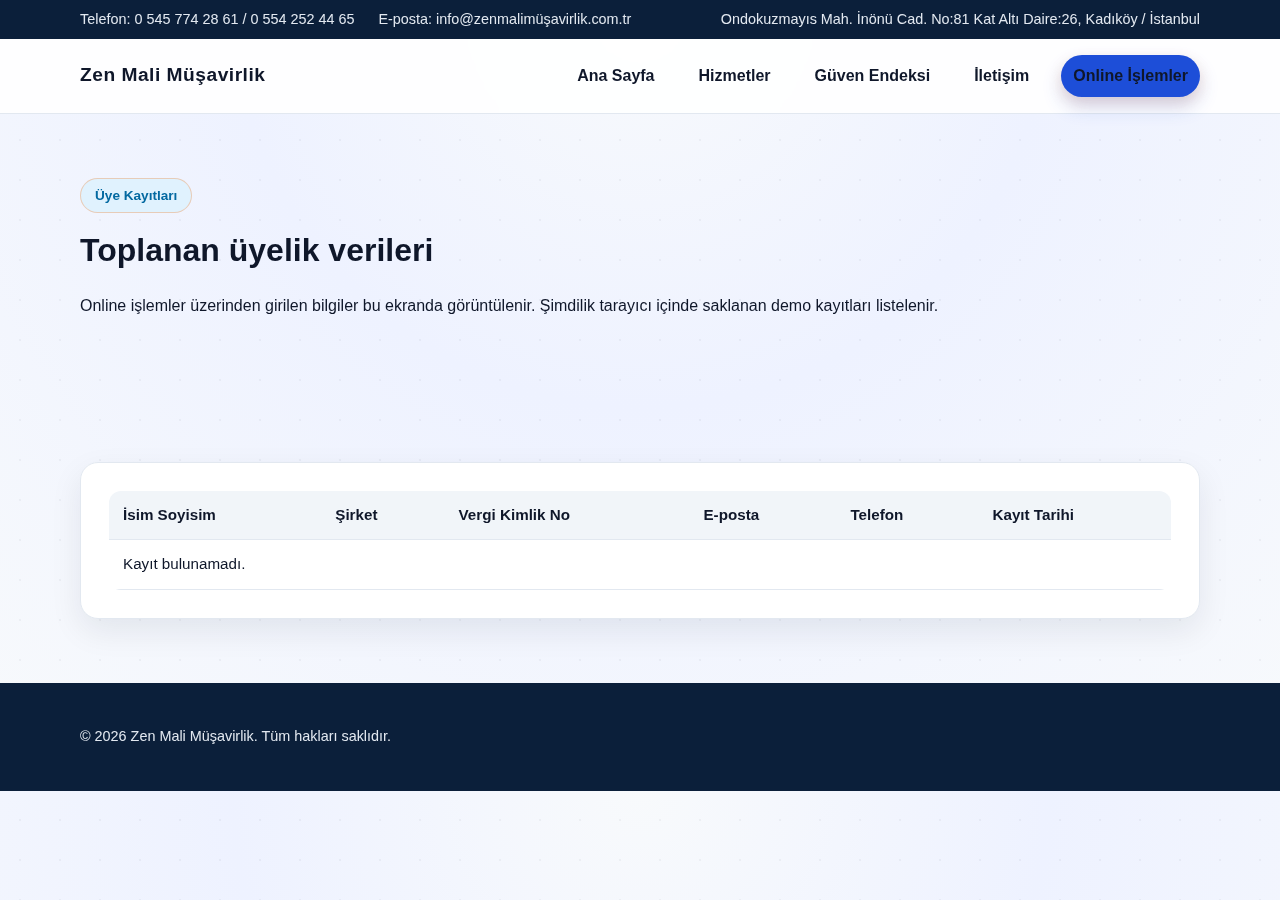
<file: designs/tasarim-1/uye-kayitlari.html>
<!doctype html>
<html lang="tr">
  <head>
    <meta charset="utf-8" />
    <meta name="viewport" content="width=device-width, initial-scale=1" />
    <title>Üye Kayıtları | Zen Mali Müşavirlik</title>
    <link rel="stylesheet" href="styles.css" />
  </head>
  <body>
    <div class="top-bar">
      <div class="container">
        <div class="info-group">
          <span>Telefon: 0 545 774 28 61 / 0 554 252 44 65</span>
          <span>E-posta: info@zenmalimüşavirlik.com.tr</span>
        </div>
        <span>Ondokuzmayıs Mah. İnönü Cad. No:81 Kat Altı Daire:26, Kadıköy / İstanbul</span>
      </div>
    </div>

    <header>
      <div class="container">
        <nav>
          <div class="logo">Zen Mali Müşavirlik</div>
          <div class="nav-links">
            <a href="index.html">Ana Sayfa</a>
            <a href="services.html">Hizmetler</a>
            <a href="index.html#guven-endeksi">Güven Endeksi</a>
            <a href="index.html#iletisim">İletişim</a>
            <a class="cta-button" href="online-islemler.html">Online İşlemler</a>
          </div>
        </nav>
      </div>
    </header>

    <section class="section">
      <div class="container">
        <div class="badge">Üye Kayıtları</div>
        <h1 class="section-title">Toplanan üyelik verileri</h1>
        <p>
          Online işlemler üzerinden girilen bilgiler bu ekranda görüntülenir. Şimdilik
          tarayıcı içinde saklanan demo kayıtları listelenir.
        </p>
      </div>
    </section>

    <section class="section">
      <div class="container">
        <div class="form-card">
          <table class="table" id="member-table">
            <thead>
              <tr>
                <th>İsim Soyisim</th>
                <th>Şirket</th>
                <th>Vergi Kimlik No</th>
                <th>E-posta</th>
                <th>Telefon</th>
                <th>Kayıt Tarihi</th>
              </tr>
            </thead>
            <tbody>
              <tr>
                <td colspan="6">Kayıt bulunamadı.</td>
              </tr>
            </tbody>
          </table>
        </div>
      </div>
    </section>

    <footer class="footer">
      <div class="container">
        <p>© 2026 Zen Mali Müşavirlik. Tüm hakları saklıdır.</p>
      </div>
    </footer>

    <script src="online.js"></script>
  </body>
</html>
</file>
<file: styles.css>
:root {
  color-scheme: light;
  --navy: #0b1f3a;
  --navy-soft: #0f2a50;
  --blue: #1d4ed8;
  --blue-dark: #1e40af;
  --sky: #38bdf8;
  --slate: #0f172a;
  --muted: #64748b;
  --border: #e2e8f0;
  --surface: #ffffff;
  --surface-soft: #f1f5f9;
  --accent: #22d3ee;
  --gold: #fbbf24;
  --orange: #f97316;
}

* {
  box-sizing: border-box;
}

body {
  margin: 0;
  font-family: "Helvetica Neue", Arial, sans-serif;
  color: var(--slate);
  background: radial-gradient(circle at top, #f8fafc 0%, #eef2ff 40%, #f8fafc 100%);
  line-height: 1.6;
}

body::before {
  content: "";
  position: fixed;
  inset: 0;
  background-image: radial-gradient(rgba(15, 23, 42, 0.04) 1px, transparent 1px);
  background-size: 40px 40px;
  pointer-events: none;
  z-index: -1;
}

a {
  color: inherit;
  text-decoration: none;
}

.container {
  width: min(1120px, 92%);
  margin: 0 auto;
}

.top-bar {
  background: var(--navy);
  color: #e2e8f0;
  font-size: 0.9rem;
}

.top-bar .container {
  display: flex;
  flex-wrap: wrap;
  gap: 12px 24px;
  align-items: center;
  justify-content: space-between;
  padding: 8px 0;
}

.top-bar .info-group {
  display: flex;
  flex-wrap: wrap;
  gap: 12px 24px;
}

header {
  position: sticky;
  top: 0;
  z-index: 10;
}

.site-header {
  background: var(--navy);
  color: #ffffff;
}

.header-top {
  display: flex;
  align-items: center;
  justify-content: space-between;
  padding: 14px 0;
}

.header-actions {
  display: flex;
  align-items: center;
  gap: 12px;
}

.header-chip {
  background: rgba(255, 255, 255, 0.12);
  color: #ffffff;
  padding: 8px 14px;
  border-radius: 999px;
  font-weight: 600;
  font-size: 0.9rem;
}

.header-chip-primary {
  background: var(--orange);
  color: #fff7ed;
}

.header-lang {
  width: 36px;
  height: 36px;
  border-radius: 50%;
  display: inline-flex;
  align-items: center;
  justify-content: center;
  border: 1px solid rgba(255, 255, 255, 0.35);
  font-weight: 700;
  font-size: 0.85rem;
}

.header-nav {
  background: #082247;
  border-top: 1px solid rgba(255, 255, 255, 0.08);
}

.nav-bar {
  display: flex;
  align-items: center;
  justify-content: space-between;
  padding: 10px 0;
}

.nav-menu {
  display: flex;
  gap: 20px;
  align-items: center;
}

.nav-menu a {
  color: #ffffff;
  font-weight: 600;
  padding: 8px 10px;
  border-radius: 999px;
}

.nav-menu a:hover {
  background: rgba(255, 255, 255, 0.12);
}

.nav-actions {
  display: flex;
  align-items: center;
  gap: 12px;
}

.nav-pill {
  border: 1px solid rgba(255, 255, 255, 0.4);
  padding: 8px 16px;
  border-radius: 999px;
  color: #ffffff;
  font-weight: 600;
}

.nav-search {
  width: 38px;
  height: 38px;
  border-radius: 999px;
  border: 1px solid rgba(255, 255, 255, 0.4);
  background: transparent;
  color: #ffffff;
  cursor: pointer;
}

.logo {
  font-weight: 700;
  font-size: 1.2rem;
  letter-spacing: 0.5px;
  display: inline-flex;
  align-items: center;
  gap: 10px;
}

.logo-badge {
  width: 36px;
  height: 36px;
  border-radius: 12px;
  display: inline-flex;
  align-items: center;
  justify-content: center;
  background: linear-gradient(135deg, #1d4ed8 0%, #22d3ee 100%);
  color: #ffffff;
  font-weight: 700;
}

.nav-links {
  display: flex;
  gap: 20px;
  align-items: center;
}

.cta-button {
  background: var(--blue);
  color: #ffffff;
  padding: 10px 18px;
  border-radius: 999px;
  font-weight: 600;
  transition: transform 0.2s ease, background 0.2s ease, box-shadow 0.2s ease;
  box-shadow: 0 10px 20px rgba(29, 78, 216, 0.2), 0 6px 14px rgba(249, 115, 22, 0.18);
}

.cta-button:hover {
  background: var(--blue-dark);
  transform: translateY(-1px);
}

.hero {
  background: linear-gradient(180deg, #0b1f3a 0%, #132e5a 100%);
  color: #ffffff;
  padding: 80px 0 120px;
  position: relative;
  overflow: hidden;
}

.hero::after {
  content: "";
  position: absolute;
  width: 420px;
  height: 420px;
  right: -120px;
  top: -120px;
  background: radial-gradient(circle, rgba(56, 189, 248, 0.35), transparent 70%);
  opacity: 0.35;
}

.hero::before {
  content: "";
  position: absolute;
  width: 380px;
  height: 380px;
  left: -120px;
  bottom: -140px;
  background: radial-gradient(circle, rgba(251, 191, 36, 0.25), transparent 70%);
  opacity: 0.25;
}

.hero-content {
  display: grid;
  gap: 32px;
  grid-template-columns: repeat(auto-fit, minmax(260px, 1fr));
  align-items: center;
}

.hero-banner {
  background: linear-gradient(120deg, rgba(11, 31, 58, 0.85), rgba(15, 42, 80, 0.75), rgba(27, 58, 109, 0.75)),
    url("https://images.unsplash.com/photo-1486406146926-c627a92ad1ab?auto=format&fit=crop&w=1600&q=80")
      center/cover no-repeat;
  text-align: center;
}

.hero-split {
  display: grid;
  gap: 32px;
  grid-template-columns: repeat(auto-fit, minmax(280px, 1fr));
  align-items: center;
  text-align: left;
}

.hero-copy h1 {
  font-size: clamp(2rem, 4vw, 3rem);
  text-shadow: 0 6px 18px rgba(15, 23, 42, 0.5);
}

.hero-copy p {
  color: #e2e8f0;
}

.hero-trust {
  max-width: 520px;
  margin-left: auto;
}

.hero-banner-inner {
  max-width: 720px;
  margin: 0 auto;
}

.hero-banner h1 {
  font-size: clamp(2rem, 4vw, 3rem);
  text-shadow: 0 6px 18px rgba(15, 23, 42, 0.5);
}

.hero-banner p {
  color: #e2e8f0;
}

.hero-widget-section {
  margin-top: -60px;
  padding-bottom: 40px;
}

.hero-widget-card {
  background: #ffffff;
  border-radius: 20px;
  padding: 18px 22px;
  box-shadow: 0 20px 45px rgba(15, 23, 42, 0.2);
  border: 1px solid rgba(15, 23, 42, 0.08);
}

.widget-grid {
  display: grid;
  grid-template-columns: repeat(auto-fit, minmax(180px, 1fr));
  gap: 14px;
}

.widget-item {
  background: #f8fafc;
  border-radius: 14px;
  padding: 14px 16px;
  border-left: 4px solid var(--orange);
}

.widget-label {
  display: block;
  font-size: 0.85rem;
  color: var(--muted);
}

.widget-value {
  font-weight: 700;
  margin-top: 6px;
  color: var(--slate);
}

.hero h1 {
  font-size: clamp(2rem, 3vw, 3rem);
  margin-bottom: 12px;
}

.hero p {
  margin: 0 0 24px 0;
  color: #e2e8f0;
}

.hero-actions {
  display: flex;
  flex-wrap: wrap;
  gap: 12px;
  margin-top: 18px;
}

.ghost-button {
  border: 1px solid rgba(255, 255, 255, 0.35);
  color: #ffffff;
  padding: 10px 18px;
  border-radius: 999px;
  font-weight: 600;
  transition: background 0.2s ease, border 0.2s ease;
}

.ghost-button:hover {
  background: rgba(255, 255, 255, 0.15);
  border-color: rgba(255, 255, 255, 0.6);
}

.hero-visual {
  background: linear-gradient(135deg, rgba(6, 18, 37, 0.95), rgba(15, 23, 42, 0.92));
  padding: 32px;
  border-radius: 26px;
  backdrop-filter: blur(14px);
  box-shadow: 0 24px 60px rgba(8, 15, 30, 0.5);
  border: 1px solid rgba(255, 255, 255, 0.1);
  display: grid;
  gap: 18px;
  position: relative;
  overflow: visible;
}

.hero-visual::before {
  content: "";
  position: absolute;
  inset: 0;
  background: radial-gradient(circle at top right, rgba(249, 115, 22, 0.12), transparent 55%);
  pointer-events: none;
}

.hero-visual::after {
  content: "";
  position: absolute;
  inset: 12px;
  border-radius: 20px;
  border: 1px solid rgba(255, 255, 255, 0.08);
  pointer-events: none;
}

.stamp {
  width: 132px;
  height: 132px;
  border-radius: 50%;
  border: 2px dashed rgba(56, 189, 248, 0.8);
  display: inline-flex;
  align-items: center;
  justify-content: center;
  color: #fff7ed;
  font-weight: 700;
  text-align: center;
  text-transform: uppercase;
  letter-spacing: 1px;
  background: rgba(249, 115, 22, 0.22);
  border-color: rgba(249, 115, 22, 0.85);
  box-shadow: inset 0 0 0 6px rgba(249, 115, 22, 0.18), 0 10px 22px rgba(249, 115, 22, 0.25);
  position: absolute;
  top: -40px;
  right: -30px;
}

.stamp span {
  display: inline-block;
  transform: rotate(12deg);
}

.panel-header h3 {
  margin: 0 0 6px 0;
  color: var(--orange);
}

.panel-sub {
  margin: 0;
  color: #e2e8f0;
}

.panel-header {
  display: grid;
  gap: 8px;
}

.panel-header h3 {
  font-size: 1.35rem;
  letter-spacing: 0.2px;
}

.panel-grid {
  display: grid;
  grid-template-columns: repeat(auto-fit, minmax(220px, 1fr));
  gap: 14px;
}

.panel-item {
  background: linear-gradient(135deg, rgba(30, 41, 59, 0.78), rgba(15, 23, 42, 0.85));
  border: 1px solid rgba(148, 163, 184, 0.25);
  border-radius: 16px;
  padding: 14px 16px;
  box-shadow: 0 12px 24px rgba(8, 15, 30, 0.25);
  transition: transform 0.2s ease, box-shadow 0.2s ease;
}

.panel-item p {
  margin: 8px 0 0 0;
  color: #e2e8f0;
  font-size: 0.95rem;
}

.panel-item:hover {
  transform: translateY(-2px);
  box-shadow: 0 16px 28px rgba(8, 15, 30, 0.35);
}

.panel-tag {
  display: inline-flex;
  align-items: center;
  gap: 8px;
  font-weight: 700;
  color: #f8fafc;
}

.panel-tag::before {
  content: "";
  width: 10px;
  height: 10px;
  border-radius: 50%;
  background: #38bdf8;
  box-shadow: 0 0 10px rgba(56, 189, 248, 0.7);
}

.panel-tag.orange::before {
  background: var(--orange);
  box-shadow: 0 0 10px rgba(249, 115, 22, 0.7);
}

.hero-visual::after {
  content: "";
  position: absolute;
  inset: 8px;
  border-radius: 20px;
  border: 1px dashed rgba(255, 255, 255, 0.35);
  pointer-events: none;
}

.hero-metrics {
  display: grid;
  grid-template-columns: repeat(auto-fit, minmax(140px, 1fr));
  gap: 14px;
}

.metric {
  background: rgba(15, 23, 42, 0.25);
  padding: 16px;
  border-radius: 16px;
  font-weight: 600;
}

.metric span {
  display: block;
  font-size: 0.85rem;
  color: #e2e8f0;
}

.metric strong {
  display: block;
  font-size: 1.2rem;
  margin-top: 4px;
}

.hero-kpis {
  display: grid;
  grid-template-columns: repeat(auto-fit, minmax(160px, 1fr));
  gap: 12px;
  margin-top: 22px;
}

.kpi-card {
  background: rgba(15, 23, 42, 0.28);
  border: 1px solid rgba(255, 255, 255, 0.2);
  border-radius: 16px;
  padding: 14px;
}

.kpi-card strong {
  display: block;
  font-size: 1.15rem;
  margin-bottom: 4px;
}

.section-divider {
  height: 1px;
  background: linear-gradient(90deg, transparent, rgba(148, 163, 184, 0.5), transparent);
  margin: 28px 0 0 0;
}

.trust-box {
  background: linear-gradient(135deg, #edf1ff, #e9f0ff);
  border: 1px solid #c7d2fe;
  border-radius: 20px;
  padding: 26px;
  box-shadow: 0 18px 40px rgba(15, 23, 42, 0.12);
  color: #0f172a;
}

.trust-title {
  display: flex;
  align-items: center;
  gap: 12px;
  font-size: 1.6rem;
  margin: 0 0 16px 0;
  color: #0f172a;
}

.shield-icon {
  width: 36px;
  height: 36px;
  display: inline-flex;
  align-items: center;
  justify-content: center;
  border-radius: 12px;
  background: linear-gradient(135deg, #60a5fa 0%, #1d4ed8 60%, #0b1f3a 100%);
  color: #ffffff;
  box-shadow: 0 6px 12px rgba(15, 23, 42, 0.25), inset 0 1px 2px rgba(255, 255, 255, 0.3);
  transform: translateZ(0);
}

.trust-points {
  list-style: none;
  padding: 0;
  margin: 0;
  display: grid;
  gap: 12px;
}

.trust-points li {
  background: #f8fafc;
  border: 1px solid #dbeafe;
  border-radius: 14px;
  padding: 12px 14px;
  display: flex;
  gap: 10px;
  align-items: flex-start;
  box-shadow: 0 6px 16px rgba(15, 23, 42, 0.06);
  color: #0f172a;
}

.trust-box .icon-badge {
  background: #e0e7ff;
  color: #1d4ed8;
}

.section {
  padding: 64px 0;
}

.section-tight {
  padding-bottom: 12px;
}

.section-tight .muted {
  margin-bottom: 0;
}

.section-alt {
  background: var(--surface-soft);
}

.section-title {
  font-size: 2rem;
  margin: 0 0 16px 0;
}

.grid {
  display: grid;
  gap: 24px;
  grid-template-columns: repeat(auto-fit, minmax(240px, 1fr));
}

.card {
  background: var(--surface);
  border-radius: 16px;
  padding: 24px;
  border: 1px solid var(--border);
  box-shadow: 0 12px 30px rgba(15, 23, 42, 0.08);
  transition: transform 0.2s ease, box-shadow 0.2s ease;
}

.card:hover {
  transform: translateY(-3px);
  box-shadow: 0 16px 34px rgba(15, 23, 42, 0.12);
}

.badge {
  display: inline-block;
  background: #e0f2fe;
  color: #0369a1;
  padding: 6px 14px;
  border-radius: 999px;
  font-size: 0.85rem;
  font-weight: 600;
  margin-bottom: 12px;
  border: 1px solid rgba(249, 115, 22, 0.3);
}

.glass {
  background: rgba(255, 255, 255, 0.65);
  backdrop-filter: blur(10px);
  border: 1px solid rgba(148, 163, 184, 0.3);
  box-shadow: 0 18px 40px rgba(15, 23, 42, 0.12);
}

.pill-list {
  display: flex;
  flex-wrap: wrap;
  gap: 10px;
  margin-top: 16px;
}

.pill {
  background: var(--surface-soft);
  padding: 8px 12px;
  border-radius: 999px;
  font-size: 0.9rem;
  border: 1px solid rgba(249, 115, 22, 0.12);
}

.muted {
  color: var(--muted);
}

.section-header {
  display: flex;
  flex-wrap: wrap;
  align-items: center;
  justify-content: space-between;
  gap: 16px;
  margin-bottom: 24px;
}

.tag {
  background: rgba(34, 211, 238, 0.12);
  color: #0891b2;
  border: 1px solid rgba(249, 115, 22, 0.35);
  padding: 6px 12px;
  border-radius: 999px;
  font-size: 0.85rem;
  font-weight: 600;
}

.split {
  display: grid;
  gap: 28px;
  grid-template-columns: repeat(auto-fit, minmax(260px, 1fr));
  align-items: center;
}

.highlight-box {
  background: var(--surface);
  border-radius: 20px;
  padding: 28px;
  border: 1px solid var(--border);
  box-shadow: 0 18px 40px rgba(15, 23, 42, 0.08);
}

.list {
  list-style: none;
  padding: 0;
  margin: 18px 0 0 0;
  display: grid;
  gap: 12px;
}

.list li {
  display: flex;
  gap: 10px;
  align-items: flex-start;
  background: var(--surface-soft);
  padding: 12px 14px;
  border-radius: 12px;
}

.icon-badge {
  width: 34px;
  height: 34px;
  border-radius: 10px;
  background: rgba(29, 78, 216, 0.12);
  display: inline-flex;
  align-items: center;
  justify-content: center;
  color: var(--blue);
  font-weight: 700;
  flex-shrink: 0;
}

.timeline {
  display: grid;
  gap: 16px;
}

.timeline-step {
  display: grid;
  grid-template-columns: 50px 1fr;
  gap: 14px;
  align-items: center;
  background: var(--surface);
  border: 1px solid var(--border);
  border-radius: 14px;
  padding: 16px;
}

.timeline-step strong {
  color: var(--blue);
}

.stat-grid {
  display: grid;
  grid-template-columns: repeat(auto-fit, minmax(220px, 1fr));
  gap: 20px;
}

.stat-card {
  background: var(--surface);
  border-radius: 18px;
  padding: 22px;
  border: 1px solid var(--border);
  display: grid;
  gap: 8px;
}

.stat-card h3 {
  margin: 0;
  font-size: 1.1rem;
}

.stat-card p {
  margin: 0;
  color: var(--muted);
}

.trust-bar {
  display: grid;
  grid-template-columns: repeat(auto-fit, minmax(160px, 1fr));
  gap: 16px;
  margin-top: 24px;
}

.trust-item {
  background: rgba(15, 23, 42, 0.22);
  border: 1px solid rgba(255, 255, 255, 0.15);
  padding: 12px 14px;
  border-radius: 14px;
  text-align: center;
  color: #e2e8f0;
  font-weight: 600;
}

.feature-grid {
  display: grid;
  grid-template-columns: repeat(auto-fit, minmax(240px, 1fr));
  gap: 24px;
}

.feature-card {
  background: linear-gradient(135deg, rgba(29, 78, 216, 0.08), rgba(34, 211, 238, 0.08));
  border-radius: 18px;
  padding: 24px;
  border: 1px solid rgba(29, 78, 216, 0.12);
  box-shadow: 0 12px 30px rgba(15, 23, 42, 0.08);
}

.feature-card h3 {
  margin-top: 10px;
}

.divider {
  height: 1px;
  background: linear-gradient(90deg, transparent, rgba(148, 163, 184, 0.6), transparent);
  margin: 18px 0;
}

.testimonial-grid {
  display: grid;
  grid-template-columns: repeat(auto-fit, minmax(260px, 1fr));
  gap: 20px;
}

.testimonial {
  background: var(--surface);
  border-radius: 18px;
  padding: 22px;
  border: 1px solid var(--border);
  box-shadow: 0 14px 30px rgba(15, 23, 42, 0.08);
}

.testimonial .stars {
  color: var(--gold);
  letter-spacing: 2px;
}

.faq {
  display: grid;
  gap: 16px;
}

.faq-item {
  background: var(--surface);
  border: 1px solid var(--border);
  border-radius: 14px;
  padding: 16px 18px;
}

.faq-item h4 {
  margin: 0 0 6px 0;
}

.team-grid {
  display: grid;
  grid-template-columns: repeat(2, minmax(0, 1fr));
  gap: 24px;
}

.team-card {
  background: var(--surface);
  border: 1px solid var(--border);
  border-radius: 18px;
  padding: 24px;
  box-shadow: 0 12px 28px rgba(15, 23, 42, 0.08);
}

.team-card h3 {
  margin: 0 0 8px 0;
}

.team-meta {
  color: var(--muted);
  font-weight: 600;
  margin-bottom: 12px;
}

@media (max-width: 900px) {
  .team-grid {
    grid-template-columns: 1fr;
  }
}
.penalty-grid {
  display: grid;
  grid-template-columns: repeat(auto-fit, minmax(240px, 1fr));
  gap: 22px;
}

.penalty-card {
  background: var(--surface);
  border: 1px solid var(--border);
  border-radius: 18px;
  padding: 22px;
  box-shadow: 0 14px 30px rgba(15, 23, 42, 0.1);
}

.penalty-card h3 {
  margin: 10px 0 8px 0;
}

.brand-strip {
  display: flex;
  flex-wrap: wrap;
  gap: 12px;
  margin-top: 18px;
}

.brand-pill {
  background: rgba(15, 23, 42, 0.08);
  color: var(--slate);
  padding: 8px 14px;
  border-radius: 999px;
  font-weight: 600;
}

.callout {
  background: linear-gradient(135deg, rgba(29, 78, 216, 0.12), rgba(34, 211, 238, 0.12));
  border: 1px solid rgba(29, 78, 216, 0.2);
  border-radius: 20px;
  padding: 24px;
  box-shadow: 0 18px 40px rgba(15, 23, 42, 0.12);
}

.shadow-soft {
  box-shadow: 0 22px 50px rgba(15, 23, 42, 0.14);
}

.surface-panel {
  background: var(--surface);
  border-radius: 18px;
  padding: 24px;
  border: 1px solid var(--border);
}

.cta-block {
  display: flex;
  flex-wrap: wrap;
  gap: 18px;
  align-items: center;
  justify-content: space-between;
  background: var(--slate);
  color: #ffffff;
  padding: 24px;
  border-radius: 16px;
}

.cta-block a {
  background: #38bdf8;
  color: #0f172a;
  font-weight: 700;
  padding: 10px 20px;
  border-radius: 999px;
}

.contact-box {
  background: var(--surface);
  border-radius: 16px;
  padding: 24px;
  border: 1px solid var(--border);
}

.footer {
  background: var(--navy);
  color: #e2e8f0;
  padding: 28px 0;
  font-size: 0.9rem;
}

.form-card {
  background: #ffffff;
  border-radius: 18px;
  padding: 28px;
  border: 1px solid #e2e8f0;
  box-shadow: 0 12px 32px rgba(15, 23, 42, 0.08);
}

form {
  display: grid;
  gap: 16px;
}

label {
  font-weight: 600;
  display: block;
  margin-bottom: 6px;
}

input,
select,
textarea {
  width: 100%;
  padding: 12px 14px;
  border-radius: 10px;
  border: 1px solid #cbd5f5;
  font-size: 1rem;
}

input:focus,
select:focus,
textarea:focus {
  outline: 2px solid #60a5fa;
  border-color: transparent;
}

.tabs {
  display: flex;
  gap: 12px;
  margin-bottom: 20px;
}

.tab-button {
  padding: 10px 16px;
  border-radius: 999px;
  border: 1px solid #cbd5f5;
  background: #f8fafc;
  cursor: pointer;
  font-weight: 600;
}

.tab-button.active {
  background: #1d4ed8;
  color: #ffffff;
  border-color: #1d4ed8;
}

.hidden {
  display: none;
}

.table {
  width: 100%;
  border-collapse: collapse;
  background: #ffffff;
  border-radius: 12px;
  overflow: hidden;
}

.table th,
.table td {
  padding: 12px 14px;
  border-bottom: 1px solid #e2e8f0;
  text-align: left;
  font-size: 0.95rem;
}

.table th {
  background: #f1f5f9;
}

.notice {
  background: #fef3c7;
  border: 1px solid #fde68a;
  padding: 14px 16px;
  border-radius: 12px;
  color: #92400e;
  font-size: 0.95rem;
}

@media (max-width: 768px) {
  nav {
    flex-direction: column;
    gap: 12px;
    align-items: flex-start;
  }

  .nav-links {
    flex-wrap: wrap;
  }

  .cta-block {
    flex-direction: column;
    align-items: flex-start;
  }
}
</file>
<file: designs/tasarim-1/styles.css>
:root {
  color-scheme: light;
  --navy: #0b1f3a;
  --navy-soft: #0f2a50;
  --blue: #1d4ed8;
  --blue-dark: #1e40af;
  --sky: #38bdf8;
  --slate: #0f172a;
  --muted: #64748b;
  --border: #e2e8f0;
  --surface: #ffffff;
  --surface-soft: #f1f5f9;
  --accent: #22d3ee;
  --gold: #fbbf24;
  --orange: #f97316;
}

* {
  box-sizing: border-box;
}

body {
  margin: 0;
  font-family: "Helvetica Neue", Arial, sans-serif;
  color: var(--slate);
  background: radial-gradient(circle at top, #f8fafc 0%, #eef2ff 40%, #f8fafc 100%);
  line-height: 1.6;
}

body::before {
  content: "";
  position: fixed;
  inset: 0;
  background-image: radial-gradient(rgba(15, 23, 42, 0.04) 1px, transparent 1px);
  background-size: 40px 40px;
  pointer-events: none;
  z-index: -1;
}

a {
  color: inherit;
  text-decoration: none;
}

.container {
  width: min(1120px, 92%);
  margin: 0 auto;
}

.top-bar {
  background: var(--navy);
  color: #e2e8f0;
  font-size: 0.9rem;
}

.top-bar .container {
  display: flex;
  flex-wrap: wrap;
  gap: 12px 24px;
  align-items: center;
  justify-content: space-between;
  padding: 8px 0;
}

.top-bar .info-group {
  display: flex;
  flex-wrap: wrap;
  gap: 12px 24px;
}

header {
  background: rgba(255, 255, 255, 0.9);
  border-bottom: 1px solid var(--border);
  position: sticky;
  top: 0;
  z-index: 10;
  backdrop-filter: blur(10px);
}

nav {
  display: flex;
  align-items: center;
  justify-content: space-between;
  padding: 16px 0;
}

.logo {
  font-weight: 700;
  font-size: 1.2rem;
  letter-spacing: 0.5px;
  display: inline-flex;
  align-items: center;
  gap: 10px;
}

.logo-badge {
  width: 36px;
  height: 36px;
  border-radius: 12px;
  display: inline-flex;
  align-items: center;
  justify-content: center;
  background: linear-gradient(135deg, #1d4ed8 0%, #22d3ee 100%);
  color: #ffffff;
  font-weight: 700;
}

.nav-links {
  display: flex;
  gap: 20px;
  align-items: center;
}

.nav-links a {
  font-weight: 600;
  color: var(--slate);
  padding: 8px 12px;
  border-radius: 999px;
  transition: background 0.2s ease, color 0.2s ease;
}

.nav-links a:hover {
  background: rgba(29, 78, 216, 0.08);
  color: var(--blue);
}

.cta-button {
  background: var(--blue);
  color: #ffffff;
  padding: 10px 18px;
  border-radius: 999px;
  font-weight: 600;
  transition: transform 0.2s ease, background 0.2s ease, box-shadow 0.2s ease;
  box-shadow: 0 10px 20px rgba(29, 78, 216, 0.2), 0 6px 14px rgba(249, 115, 22, 0.18);
}

.cta-button:hover {
  background: var(--blue-dark);
  transform: translateY(-1px);
}

.hero {
  background: linear-gradient(120deg, var(--navy) 0%, var(--blue) 100%);
  color: #ffffff;
  padding: 70px 0;
  position: relative;
  overflow: hidden;
}

.hero::after {
  content: "";
  position: absolute;
  width: 420px;
  height: 420px;
  right: -120px;
  top: -120px;
  background: radial-gradient(circle, rgba(56, 189, 248, 0.35), transparent 70%);
  opacity: 0.9;
}

.hero::before {
  content: "";
  position: absolute;
  width: 380px;
  height: 380px;
  left: -120px;
  bottom: -140px;
  background: radial-gradient(circle, rgba(251, 191, 36, 0.25), transparent 70%);
  opacity: 0.9;
}

.hero-content {
  display: grid;
  gap: 32px;
  grid-template-columns: repeat(auto-fit, minmax(260px, 1fr));
  align-items: center;
}

.hero h1 {
  font-size: clamp(2rem, 3vw, 3rem);
  margin-bottom: 12px;
}

.hero p {
  margin: 0 0 24px 0;
  color: #e2e8f0;
}

.hero-actions {
  display: flex;
  flex-wrap: wrap;
  gap: 12px;
  margin-top: 18px;
}

.ghost-button {
  border: 1px solid rgba(255, 255, 255, 0.35);
  color: #ffffff;
  padding: 10px 18px;
  border-radius: 999px;
  font-weight: 600;
  transition: background 0.2s ease, border 0.2s ease;
}

.ghost-button:hover {
  background: rgba(255, 255, 255, 0.15);
  border-color: rgba(255, 255, 255, 0.6);
}

.hero-visual {
  background: linear-gradient(135deg, rgba(6, 18, 37, 0.95), rgba(15, 23, 42, 0.92));
  padding: 32px;
  border-radius: 26px;
  backdrop-filter: blur(14px);
  box-shadow: 0 24px 60px rgba(8, 15, 30, 0.5);
  border: 1px solid rgba(255, 255, 255, 0.1);
  display: grid;
  gap: 18px;
  position: relative;
  overflow: visible;
}

.hero-visual::before {
  content: "";
  position: absolute;
  inset: 0;
  background: radial-gradient(circle at top right, rgba(249, 115, 22, 0.12), transparent 55%);
  pointer-events: none;
}

.hero-visual::after {
  content: "";
  position: absolute;
  inset: 12px;
  border-radius: 20px;
  border: 1px solid rgba(255, 255, 255, 0.08);
  pointer-events: none;
}

.stamp {
  width: 132px;
  height: 132px;
  border-radius: 50%;
  border: 2px dashed rgba(56, 189, 248, 0.8);
  display: inline-flex;
  align-items: center;
  justify-content: center;
  color: #fff7ed;
  font-weight: 700;
  text-align: center;
  text-transform: uppercase;
  letter-spacing: 1px;
  background: rgba(249, 115, 22, 0.22);
  border-color: rgba(249, 115, 22, 0.85);
  box-shadow: inset 0 0 0 6px rgba(249, 115, 22, 0.18), 0 10px 22px rgba(249, 115, 22, 0.25);
  position: absolute;
  top: -40px;
  right: -30px;
}

.stamp span {
  display: inline-block;
  transform: rotate(12deg);
}

.panel-header h3 {
  margin: 0 0 6px 0;
  color: var(--orange);
}

.panel-sub {
  margin: 0;
  color: #e2e8f0;
}

.panel-header {
  display: grid;
  gap: 8px;
}

.panel-header h3 {
  font-size: 1.35rem;
  letter-spacing: 0.2px;
}

.panel-grid {
  display: grid;
  grid-template-columns: repeat(auto-fit, minmax(220px, 1fr));
  gap: 14px;
}

.panel-item {
  background: linear-gradient(135deg, rgba(30, 41, 59, 0.78), rgba(15, 23, 42, 0.85));
  border: 1px solid rgba(148, 163, 184, 0.25);
  border-radius: 16px;
  padding: 14px 16px;
  box-shadow: 0 12px 24px rgba(8, 15, 30, 0.25);
  transition: transform 0.2s ease, box-shadow 0.2s ease;
}

.panel-item p {
  margin: 8px 0 0 0;
  color: #e2e8f0;
  font-size: 0.95rem;
}

.panel-item:hover {
  transform: translateY(-2px);
  box-shadow: 0 16px 28px rgba(8, 15, 30, 0.35);
}

.panel-tag {
  display: inline-flex;
  align-items: center;
  gap: 8px;
  font-weight: 700;
  color: #f8fafc;
}

.panel-tag::before {
  content: "";
  width: 10px;
  height: 10px;
  border-radius: 50%;
  background: #38bdf8;
  box-shadow: 0 0 10px rgba(56, 189, 248, 0.7);
}

.panel-tag.orange::before {
  background: var(--orange);
  box-shadow: 0 0 10px rgba(249, 115, 22, 0.7);
}

.hero-visual::after {
  content: "";
  position: absolute;
  inset: 8px;
  border-radius: 20px;
  border: 1px dashed rgba(255, 255, 255, 0.35);
  pointer-events: none;
}

.hero-metrics {
  display: grid;
  grid-template-columns: repeat(auto-fit, minmax(140px, 1fr));
  gap: 14px;
}

.metric {
  background: rgba(15, 23, 42, 0.25);
  padding: 16px;
  border-radius: 16px;
  font-weight: 600;
}

.metric span {
  display: block;
  font-size: 0.85rem;
  color: #e2e8f0;
}

.metric strong {
  display: block;
  font-size: 1.2rem;
  margin-top: 4px;
}

.hero-kpis {
  display: grid;
  grid-template-columns: repeat(auto-fit, minmax(160px, 1fr));
  gap: 12px;
  margin-top: 22px;
}

.kpi-card {
  background: rgba(15, 23, 42, 0.28);
  border: 1px solid rgba(255, 255, 255, 0.2);
  border-radius: 16px;
  padding: 14px;
}

.kpi-card strong {
  display: block;
  font-size: 1.15rem;
  margin-bottom: 4px;
}

.section-divider {
  height: 1px;
  background: linear-gradient(90deg, transparent, rgba(148, 163, 184, 0.5), transparent);
  margin: 28px 0 0 0;
}

.trust-box {
  background: linear-gradient(135deg, rgba(15, 23, 42, 0.04), rgba(29, 78, 216, 0.08));
  border: 1px solid rgba(29, 78, 216, 0.2);
  border-radius: 22px;
  padding: 28px;
  box-shadow: 0 18px 40px rgba(15, 23, 42, 0.12);
}

.trust-title {
  display: flex;
  align-items: center;
  gap: 12px;
  font-size: 1.6rem;
  margin: 0 0 16px 0;
}

.shield-icon {
  width: 36px;
  height: 36px;
  display: inline-flex;
  align-items: center;
  justify-content: center;
  border-radius: 12px;
  background: linear-gradient(135deg, #60a5fa 0%, #1d4ed8 60%, #0b1f3a 100%);
  color: #ffffff;
  box-shadow: 0 6px 12px rgba(15, 23, 42, 0.25), inset 0 1px 2px rgba(255, 255, 255, 0.3);
  transform: translateZ(0);
}

.trust-points {
  list-style: none;
  padding: 0;
  margin: 0;
  display: grid;
  gap: 12px;
}

.trust-points li {
  background: rgba(255, 255, 255, 0.7);
  border: 1px solid rgba(148, 163, 184, 0.3);
  border-radius: 14px;
  padding: 12px 14px;
  display: flex;
  gap: 10px;
  align-items: flex-start;
}

.section {
  padding: 64px 0;
}

.section-alt {
  background: var(--surface-soft);
}

.section-title {
  font-size: 2rem;
  margin: 0 0 16px 0;
}

.grid {
  display: grid;
  gap: 24px;
  grid-template-columns: repeat(auto-fit, minmax(240px, 1fr));
}

.card {
  background: var(--surface);
  border-radius: 16px;
  padding: 24px;
  border: 1px solid var(--border);
  box-shadow: 0 12px 30px rgba(15, 23, 42, 0.08);
  transition: transform 0.2s ease, box-shadow 0.2s ease;
}

.card:hover {
  transform: translateY(-3px);
  box-shadow: 0 16px 34px rgba(15, 23, 42, 0.12);
}

.badge {
  display: inline-block;
  background: #e0f2fe;
  color: #0369a1;
  padding: 6px 14px;
  border-radius: 999px;
  font-size: 0.85rem;
  font-weight: 600;
  margin-bottom: 12px;
  border: 1px solid rgba(249, 115, 22, 0.3);
}

.glass {
  background: rgba(255, 255, 255, 0.65);
  backdrop-filter: blur(10px);
  border: 1px solid rgba(148, 163, 184, 0.3);
  box-shadow: 0 18px 40px rgba(15, 23, 42, 0.12);
}

.pill-list {
  display: flex;
  flex-wrap: wrap;
  gap: 10px;
  margin-top: 16px;
}

.pill {
  background: var(--surface-soft);
  padding: 8px 12px;
  border-radius: 999px;
  font-size: 0.9rem;
  border: 1px solid rgba(249, 115, 22, 0.12);
}

.muted {
  color: var(--muted);
}

.section-header {
  display: flex;
  flex-wrap: wrap;
  align-items: center;
  justify-content: space-between;
  gap: 16px;
  margin-bottom: 24px;
}

.tag {
  background: rgba(34, 211, 238, 0.12);
  color: #0891b2;
  border: 1px solid rgba(249, 115, 22, 0.35);
  padding: 6px 12px;
  border-radius: 999px;
  font-size: 0.85rem;
  font-weight: 600;
}

.split {
  display: grid;
  gap: 28px;
  grid-template-columns: repeat(auto-fit, minmax(260px, 1fr));
  align-items: center;
}

.highlight-box {
  background: var(--surface);
  border-radius: 20px;
  padding: 28px;
  border: 1px solid var(--border);
  box-shadow: 0 18px 40px rgba(15, 23, 42, 0.08);
}

.list {
  list-style: none;
  padding: 0;
  margin: 18px 0 0 0;
  display: grid;
  gap: 12px;
}

.list li {
  display: flex;
  gap: 10px;
  align-items: flex-start;
  background: var(--surface-soft);
  padding: 12px 14px;
  border-radius: 12px;
}

.icon-badge {
  width: 34px;
  height: 34px;
  border-radius: 10px;
  background: rgba(29, 78, 216, 0.12);
  display: inline-flex;
  align-items: center;
  justify-content: center;
  color: var(--blue);
  font-weight: 700;
  flex-shrink: 0;
}

.timeline {
  display: grid;
  gap: 16px;
}

.timeline-step {
  display: grid;
  grid-template-columns: 50px 1fr;
  gap: 14px;
  align-items: center;
  background: var(--surface);
  border: 1px solid var(--border);
  border-radius: 14px;
  padding: 16px;
}

.timeline-step strong {
  color: var(--blue);
}

.stat-grid {
  display: grid;
  grid-template-columns: repeat(auto-fit, minmax(220px, 1fr));
  gap: 20px;
}

.stat-card {
  background: var(--surface);
  border-radius: 18px;
  padding: 22px;
  border: 1px solid var(--border);
  display: grid;
  gap: 8px;
}

.stat-card h3 {
  margin: 0;
  font-size: 1.1rem;
}

.stat-card p {
  margin: 0;
  color: var(--muted);
}

.trust-bar {
  display: grid;
  grid-template-columns: repeat(auto-fit, minmax(160px, 1fr));
  gap: 16px;
  margin-top: 24px;
}

.trust-item {
  background: rgba(15, 23, 42, 0.22);
  border: 1px solid rgba(255, 255, 255, 0.15);
  padding: 12px 14px;
  border-radius: 14px;
  text-align: center;
  color: #e2e8f0;
  font-weight: 600;
}

.feature-grid {
  display: grid;
  grid-template-columns: repeat(auto-fit, minmax(240px, 1fr));
  gap: 24px;
}

.feature-card {
  background: linear-gradient(135deg, rgba(29, 78, 216, 0.08), rgba(34, 211, 238, 0.08));
  border-radius: 18px;
  padding: 24px;
  border: 1px solid rgba(29, 78, 216, 0.12);
  box-shadow: 0 12px 30px rgba(15, 23, 42, 0.08);
}

.feature-card h3 {
  margin-top: 10px;
}

.divider {
  height: 1px;
  background: linear-gradient(90deg, transparent, rgba(148, 163, 184, 0.6), transparent);
  margin: 18px 0;
}

.testimonial-grid {
  display: grid;
  grid-template-columns: repeat(auto-fit, minmax(260px, 1fr));
  gap: 20px;
}

.testimonial {
  background: var(--surface);
  border-radius: 18px;
  padding: 22px;
  border: 1px solid var(--border);
  box-shadow: 0 14px 30px rgba(15, 23, 42, 0.08);
}

.testimonial .stars {
  color: var(--gold);
  letter-spacing: 2px;
}

.faq {
  display: grid;
  gap: 16px;
}

.faq-item {
  background: var(--surface);
  border: 1px solid var(--border);
  border-radius: 14px;
  padding: 16px 18px;
}

.faq-item h4 {
  margin: 0 0 6px 0;
}

.penalty-grid {
  display: grid;
  grid-template-columns: repeat(auto-fit, minmax(240px, 1fr));
  gap: 22px;
}

.penalty-card {
  background: var(--surface);
  border: 1px solid var(--border);
  border-radius: 18px;
  padding: 22px;
  box-shadow: 0 14px 30px rgba(15, 23, 42, 0.1);
}

.penalty-card h3 {
  margin: 10px 0 8px 0;
}

.brand-strip {
  display: flex;
  flex-wrap: wrap;
  gap: 12px;
  margin-top: 18px;
}

.brand-pill {
  background: rgba(15, 23, 42, 0.08);
  color: var(--slate);
  padding: 8px 14px;
  border-radius: 999px;
  font-weight: 600;
}

.callout {
  background: linear-gradient(135deg, rgba(29, 78, 216, 0.12), rgba(34, 211, 238, 0.12));
  border: 1px solid rgba(29, 78, 216, 0.2);
  border-radius: 20px;
  padding: 24px;
  box-shadow: 0 18px 40px rgba(15, 23, 42, 0.12);
}

.shadow-soft {
  box-shadow: 0 22px 50px rgba(15, 23, 42, 0.14);
}

.surface-panel {
  background: var(--surface);
  border-radius: 18px;
  padding: 24px;
  border: 1px solid var(--border);
}

.cta-block {
  display: flex;
  flex-wrap: wrap;
  gap: 18px;
  align-items: center;
  justify-content: space-between;
  background: var(--slate);
  color: #ffffff;
  padding: 24px;
  border-radius: 16px;
}

.cta-block a {
  background: #38bdf8;
  color: #0f172a;
  font-weight: 700;
  padding: 10px 20px;
  border-radius: 999px;
}

.contact-box {
  background: var(--surface);
  border-radius: 16px;
  padding: 24px;
  border: 1px solid var(--border);
}

.footer {
  background: var(--navy);
  color: #e2e8f0;
  padding: 28px 0;
  font-size: 0.9rem;
}

.form-card {
  background: #ffffff;
  border-radius: 18px;
  padding: 28px;
  border: 1px solid #e2e8f0;
  box-shadow: 0 12px 32px rgba(15, 23, 42, 0.08);
}

form {
  display: grid;
  gap: 16px;
}

label {
  font-weight: 600;
  display: block;
  margin-bottom: 6px;
}

input,
select,
textarea {
  width: 100%;
  padding: 12px 14px;
  border-radius: 10px;
  border: 1px solid #cbd5f5;
  font-size: 1rem;
}

input:focus,
select:focus,
textarea:focus {
  outline: 2px solid #60a5fa;
  border-color: transparent;
}

.tabs {
  display: flex;
  gap: 12px;
  margin-bottom: 20px;
}

.tab-button {
  padding: 10px 16px;
  border-radius: 999px;
  border: 1px solid #cbd5f5;
  background: #f8fafc;
  cursor: pointer;
  font-weight: 600;
}

.tab-button.active {
  background: #1d4ed8;
  color: #ffffff;
  border-color: #1d4ed8;
}

.hidden {
  display: none;
}

.table {
  width: 100%;
  border-collapse: collapse;
  background: #ffffff;
  border-radius: 12px;
  overflow: hidden;
}

.table th,
.table td {
  padding: 12px 14px;
  border-bottom: 1px solid #e2e8f0;
  text-align: left;
  font-size: 0.95rem;
}

.table th {
  background: #f1f5f9;
}

.notice {
  background: #fef3c7;
  border: 1px solid #fde68a;
  padding: 14px 16px;
  border-radius: 12px;
  color: #92400e;
  font-size: 0.95rem;
}

@media (max-width: 768px) {
  nav {
    flex-direction: column;
    gap: 12px;
    align-items: flex-start;
  }

  .nav-links {
    flex-wrap: wrap;
  }

  .cta-block {
    flex-direction: column;
    align-items: flex-start;
  }
}
</file>
